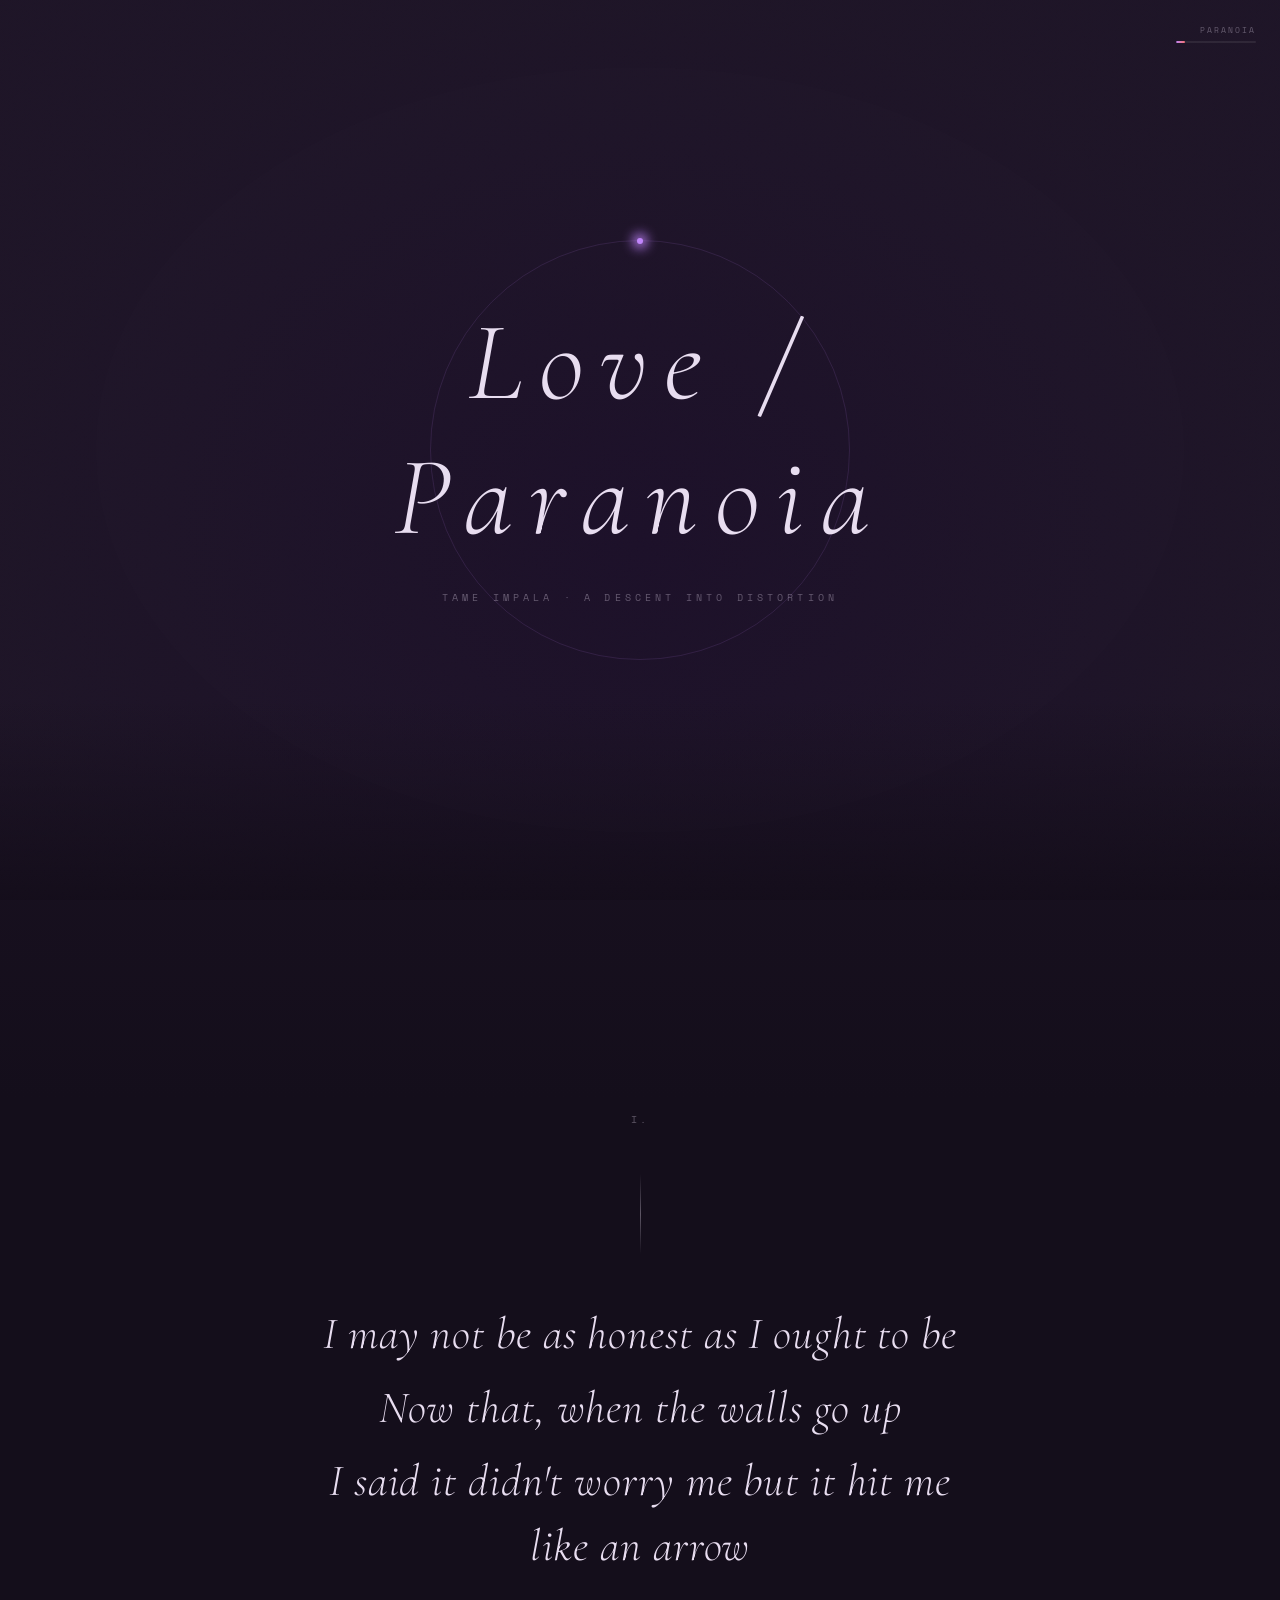
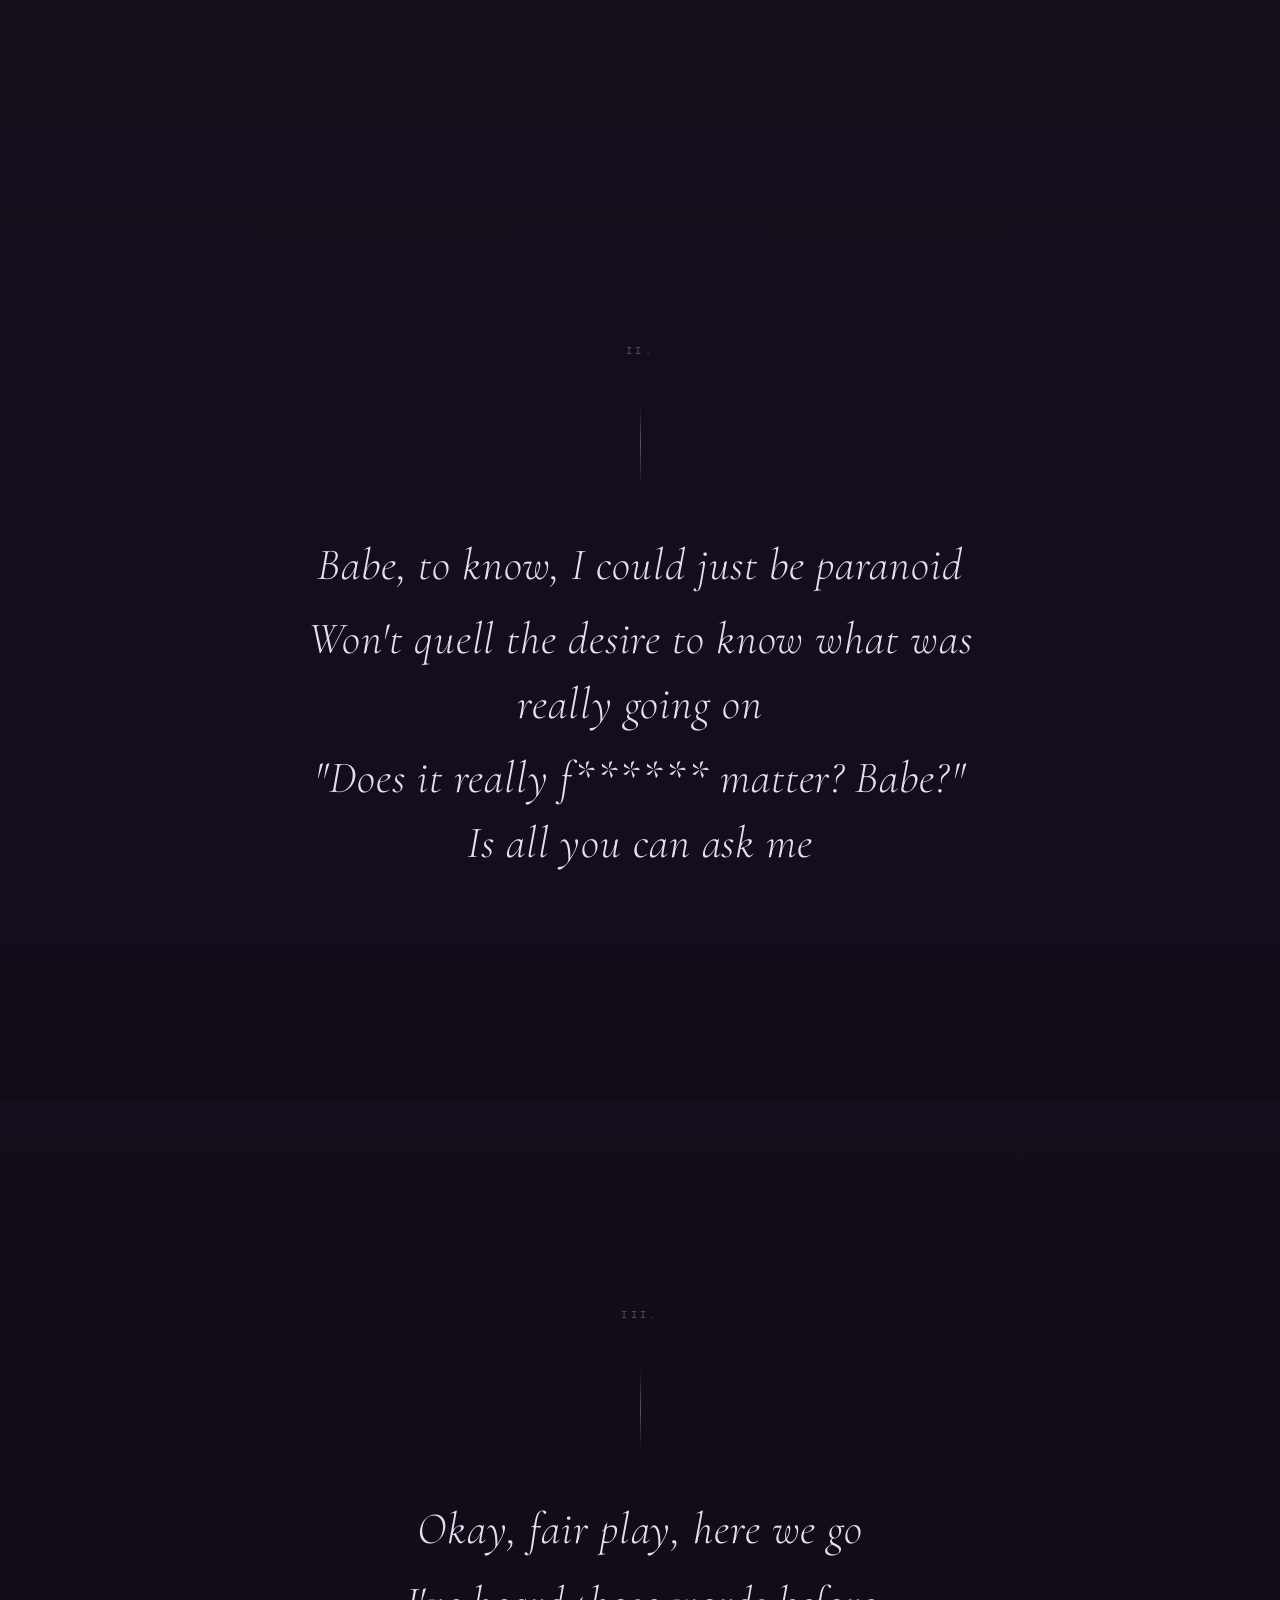
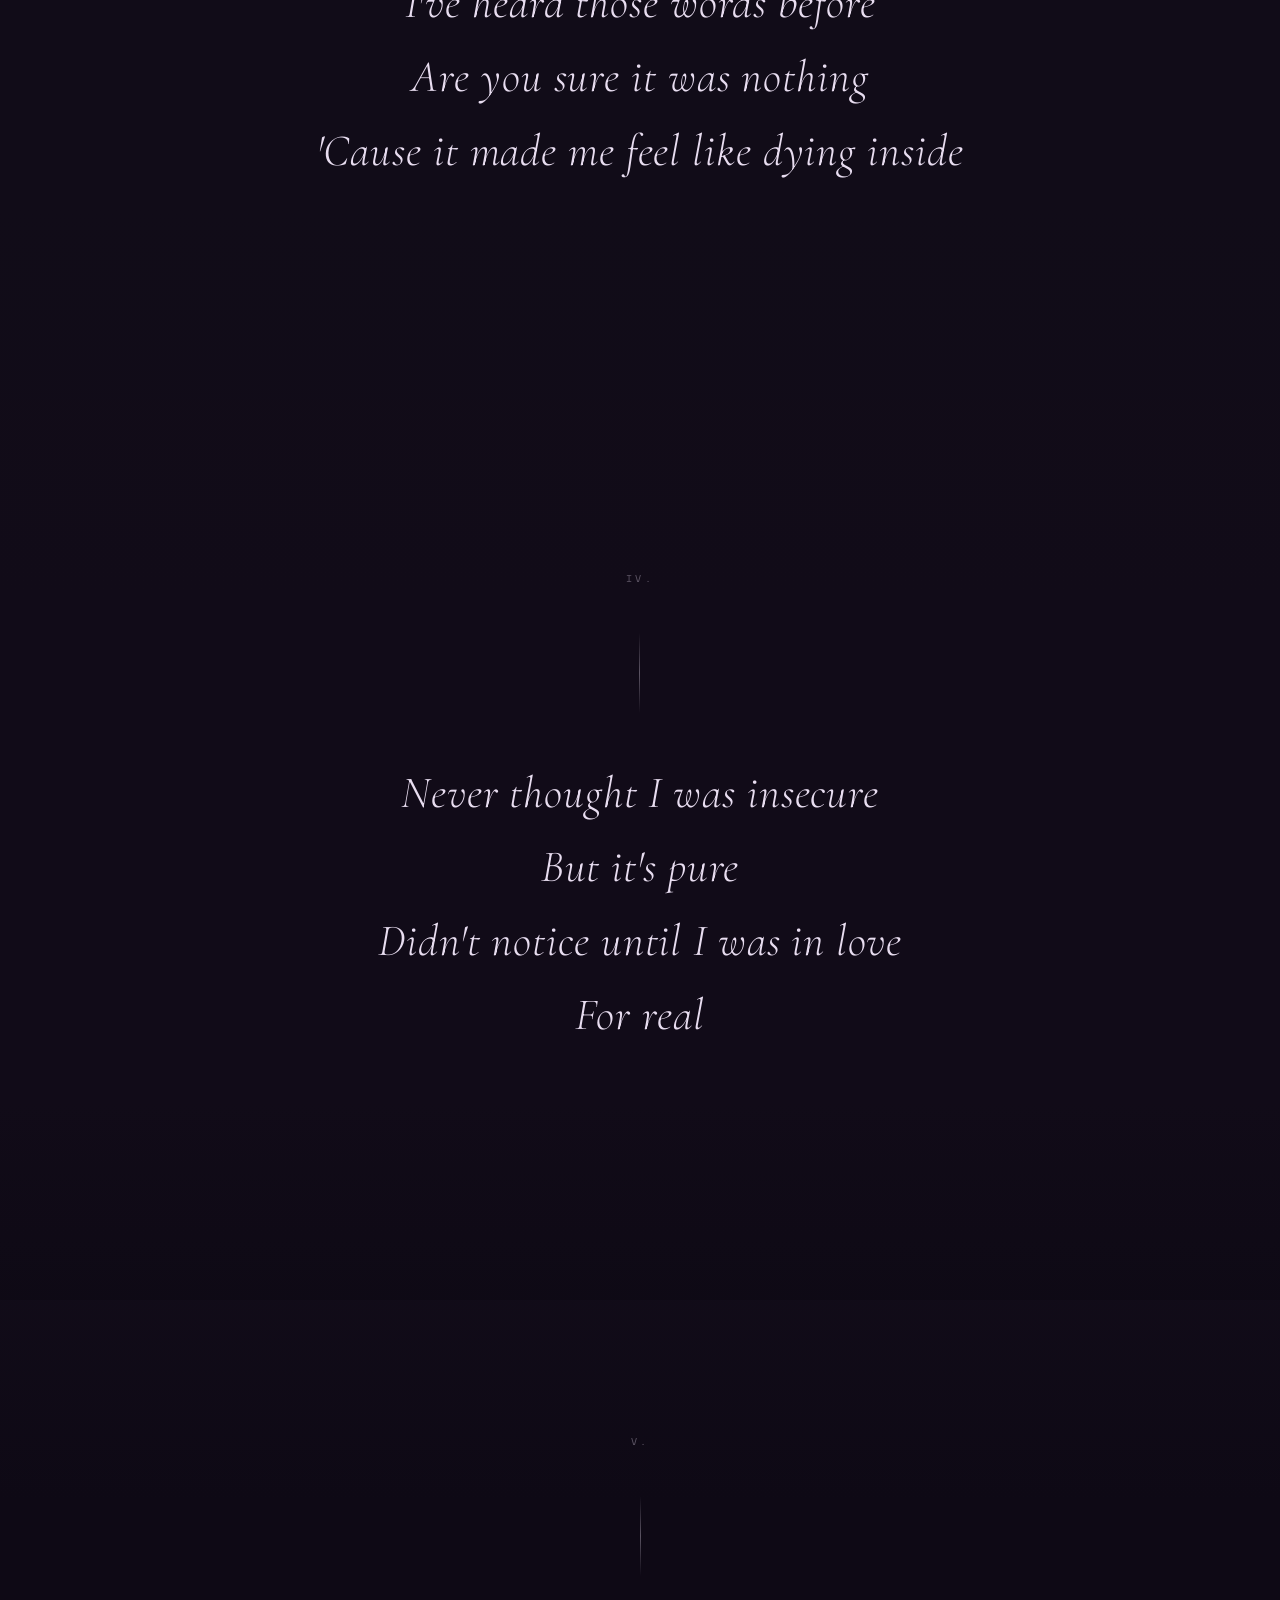
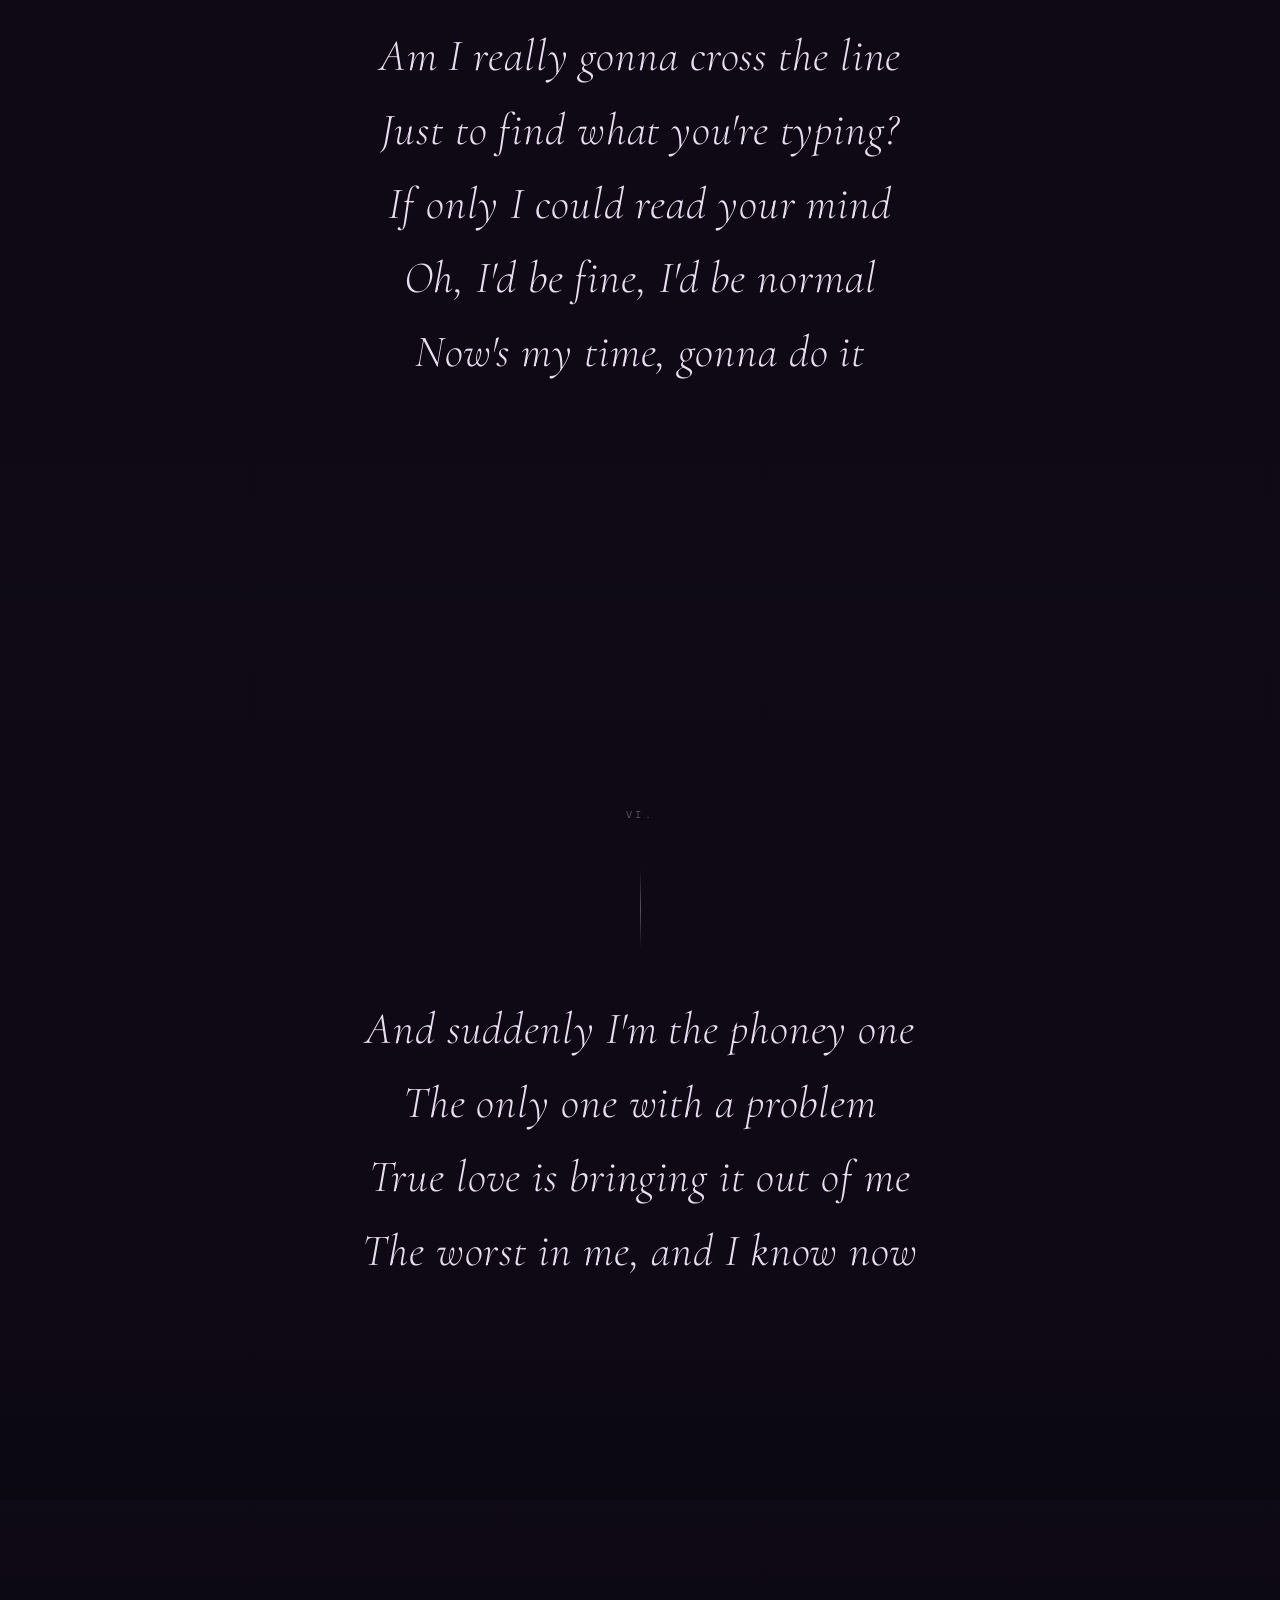
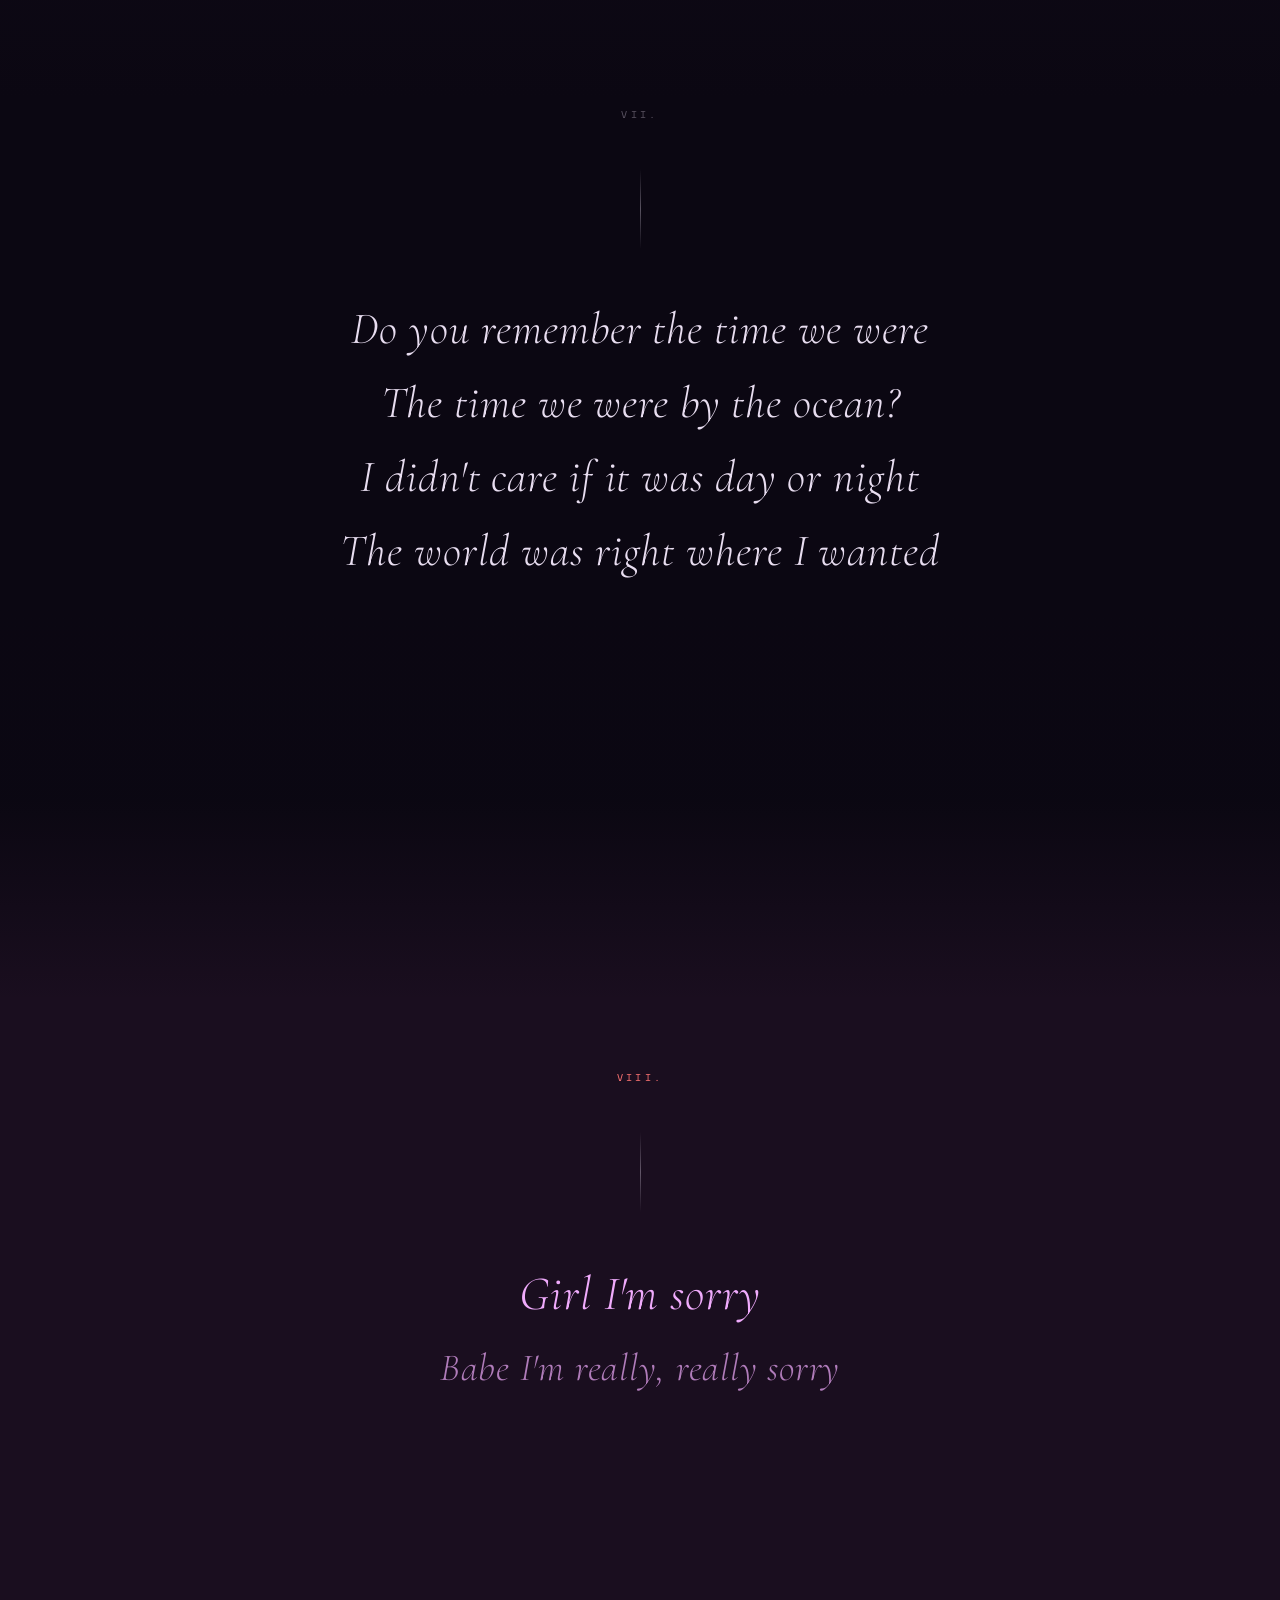
<file: LoveParanoia/index.html>
<!DOCTYPE html>
<html lang="en">
<head>
  <meta charset="UTF-8" />
  <meta name="viewport" content="width=device-width, initial-scale=1.0" />
  <title>Love / Paranoia</title>
<link rel="stylesheet" href="./style.css">
</head>
<body>
 
  <!-- =============================================
       OVERLAYS (noise, vignette, scanlines)
  ============================================= -->
  <div id="noise"></div>
  <div id="vignette"></div>
  <div id="scanlines"></div>
  <div id="red-bleed"></div>
  <div id="fake-cursor"></div>
  <div id="progress-bar"></div>
 
  <!-- Floating paranoid thoughts (populated by JS) -->
  <div id="thoughts-container"></div>
 
  <!-- Paranoia meter (top right) -->
  <div id="meter">
    <div id="meter-label">paranoia</div>
    <div id="meter-track"><div id="meter-fill"></div></div>
  </div>
 
  <!-- Scroll hint -->
  <div id="hint">↓ scroll to descend ↓</div>
 
  <!-- =============================================
       MAIN SCROLL CONTENT
  ============================================= -->
  <div id="scroll-container">
 
    <!-- PANEL 0 · OPENING -->
    <section class="panel" id="opening">
      <div id="orbit"></div>
      <div class="lyric-block">
        <h1 id="title-main" class="glitch-wrap" data-text="Love / Paranoia">Love / Paranoia</h1>
        <p id="title-sub">Tame Impala · a descent into distortion</p>
      </div>
    </section>
 
    <!-- PANEL 1 · ADMISSION — the walls going up, pretending it's fine -->
    <section class="panel" id="panel-1">
      <div class="lyric-block">
        <p class="section-label">i.</p>
        <div class="sep"></div>
 
        <p class="lyric-line" data-original="I may not be as honest as I ought to be"
                              data-distorted="I may not be — I'm not — I never was — honest—">
          I may not be as honest as I ought to be
        </p>
        <p class="lyric-line" data-original="Now that, when the walls go up"
                              data-distorted="The walls — when did they go up — were they always—">
          Now that, when the walls go up
        </p>
        <p class="lyric-line" data-original="I said it didn't worry me but it hit me like an arrow"
                              data-distorted="I said it didn't — but it did — it still does — arrow—">
          I said it didn't worry me but it hit me like an arrow
        </p>
      </div>
    </section>
 
    <!-- PANEL 2 · THE QUESTION SURFACES — "babe, I could just be paranoid" -->
    <section class="panel" id="panel-2">
      <div class="lyric-block">
        <p class="section-label">ii.</p>
        <div class="sep"></div>
 
        <p class="lyric-line" data-original="Babe, to know, I could just be paranoid"
                              data-distorted="I could just be — could I — paranoid — or right—">
          Babe, to know, I could just be paranoid
        </p>
        <p class="lyric-line" data-original="Won't quell the desire to know what was really going on"
                              data-distorted="I need to know — what was really — tell me — what was—">
          Won't quell the desire to know what was really going on
        </p>
        <p class="lyric-line" data-original='"Does it really f****** matter? Babe?" Is all you can ask me'
                              data-distorted='"Does it matter" — it does — it does — why won\'t you say it does—'>
          "Does it really f****** matter? Babe?" Is all you can ask me
        </p>
 
        <!-- First conflict: deflection vs. need -->
        <div class="conflict-pair" id="conflict-1" style="margin-top: 3rem;">
          <div class="conflict-a">you're overthinking</div>
          <div class="conflict-b">they're deflecting</div>
        </div>
      </div>
    </section>
 
    <!-- PANEL 3 · FAIR PLAY — he concedes, but the wound is open -->
    <section class="panel" id="panel-3">
      <div class="lyric-block">
        <p class="section-label">iii.</p>
        <div class="sep"></div>
 
        <p class="lyric-line" data-original="Okay, fair play, here we go"
                              data-distorted="Okay — is it okay — fair — nothing feels fair—">
          Okay, fair play, here we go
        </p>
        <p class="lyric-line" data-original="I've heard those words before"
                              data-distorted="I've heard them — again — always the same — before—">
          I've heard those words before
        </p>
        <p class="lyric-line" data-original="Are you sure it was nothing"
                              data-distorted="Are you sure — sure — nothing — how can nothing feel like this—">
          Are you sure it was nothing
        </p>
        <p class="lyric-line" data-original="'Cause it made me feel like dying inside"
                              data-distorted="It made me feel — dying — inside — still inside—">
          'Cause it made me feel like dying inside
        </p>
 
        <!-- Echo copies of "before" bleeding through -->
        <div class="echo" style="font-size:5rem; top:-1rem; left:-4rem; opacity:0;">before</div>
        <div class="echo" style="font-size:2.5rem; bottom:1rem; right:-2rem; opacity:0;">before</div>
      </div>
    </section>
 
    <!-- PANEL 4 · INSECURITY DISCOVERED — never thought I was, but I am -->
    <section class="panel" id="panel-4">
      <div class="lyric-block">
        <p class="section-label">iv.</p>
        <div class="sep"></div>
 
        <p class="lyric-line" data-original="Never thought I was insecure"
                              data-distorted="Never thought — but I am — I always was — insecure—">
          Never thought I was insecure
        </p>
        <p class="lyric-line" data-original="But it's pure"
                              data-distorted="It's pure — the fear is pure — purer than the love—">
          But it's pure
        </p>
        <p class="lyric-line" data-original="Didn't notice until I was in love"
                              data-distorted="Didn't notice — love revealed it — love broke it open—">
          Didn't notice until I was in love
        </p>
        <p class="lyric-line" data-original="For real"
                              data-distorted="For real — was it real — is any of this real—">
          For real
        </p>
 
        <div class="conflict-pair" id="conflict-2" style="margin-top: 3rem;">
          <div class="conflict-a">love made you vulnerable</div>
          <div class="conflict-b">love made you dangerous</div>
        </div>
      </div>
    </section>
 
    <!-- PANEL 5 · CROSSING THE LINE — the act of sabotage -->
    <section class="panel" id="panel-5">
      <div class="lyric-block">
        <p class="section-label">v.</p>
        <div class="sep"></div>
 
        <p class="lyric-line" data-original="Am I really gonna cross the line"
                              data-distorted="Am I — I already did — the line — I crossed it—">
          Am I really gonna cross the line
        </p>
        <p class="lyric-line" data-original="Just to find what you're typing?"
                              data-distorted="What are you — I have to know — what are you typing—">
          Just to find what you're typing?
        </p>
        <p class="lyric-line" data-original="If only I could read your mind"
                              data-distorted="Read your mind — I'm trying — why won't you let me—">
          If only I could read your mind
        </p>
        <p class="lyric-line" data-original="Oh, I'd be fine, I'd be normal"
                              data-distorted="I'd be fine — I wouldn't — nothing makes this fine—">
          Oh, I'd be fine, I'd be normal
        </p>
        <p class="lyric-line" data-original="Now's my time, gonna do it"
                              data-distorted="Do it — don't — I'm doing it — I can't stop—">
          Now's my time, gonna do it
        </p>
 
        <div class="conflict-pair" id="conflict-3" style="margin-top: 3rem;">
          <div class="conflict-a">don't look</div>
          <div class="conflict-b">you have to look</div>
        </div>
      </div>
    </section>
 
    <!-- PANEL 6 · TRUE LOVE BRINGS OUT THE WORST — the confession -->
    <section class="panel" id="panel-6">
      <div class="lyric-block">
        <p class="section-label">vi.</p>
        <div class="sep"></div>
 
        <p class="lyric-line" data-original="And suddenly I'm the phoney one"
                              data-distorted="Phoney — me — I made myself the villain—">
          And suddenly I'm the phoney one
        </p>
        <p class="lyric-line" data-original="The only one with a problem"
                              data-distorted="Only me — always me — the problem was always me—">
          The only one with a problem
        </p>
        <p class="lyric-line" data-original="True love is bringing it out of me"
                              data-distorted="True love — bringing what out — the worst — it's the worst—">
          True love is bringing it out of me
        </p>
        <p class="lyric-line" data-original="The worst in me, and I know now"
                              data-distorted="The worst — I know — I always knew — I ruined it—">
          The worst in me, and I know now
        </p>
      </div>
    </section>
 
    <!-- PANEL 7 · THE OCEAN — the memory of what was real, before the rot -->
    <section class="panel" id="panel-7">
      <div class="lyric-block">
        <p class="section-label">vii.</p>
        <div class="sep"></div>
 
        <p class="lyric-line" data-original="Do you remember the time we were"
                              data-distorted="Do you remember — do you still — can you—">
          Do you remember the time we were
        </p>
        <p class="lyric-line" data-original="The time we were by the ocean?"
                              data-distorted="The ocean — we were — before all this — the ocean—">
          The time we were by the ocean?
        </p>
        <p class="lyric-line" data-original="I didn't care if it was day or night"
                              data-distorted="Day or night — I didn't — I only cared about you—">
          I didn't care if it was day or night
        </p>
        <p class="lyric-line" data-original="The world was right where I wanted"
                              data-distorted="The world was right — it was right — and I broke it—">
          The world was right where I wanted
        </p>
 
        <!-- Echo of "ocean" bleeding through -->
        <div class="echo" style="font-size:6rem; top:-2rem; right:-3rem; opacity:0;">ocean</div>
        <div class="echo" style="font-size:3rem; bottom:0; left:-2rem; opacity:0;">ocean</div>
      </div>
    </section>
 
    <!-- PANEL 8 · FINAL CHAOS — the hollow apology, the lie -->
    <section class="panel" id="chaos-panel" style="min-height: 120vh; flex-direction: column; gap: 2rem;">
      <div class="lyric-block" style="position: relative; z-index: 5;">
        <p class="section-label" style="opacity:1; color: var(--red);">viii.</p>
        <div class="sep" style="opacity:1;"></div>
 
        <!-- The apology lines — styled to feel performative, not genuine -->
        <p class="lyric-line visible" id="sorry-line-1"
           style="color: var(--accent2); opacity:1; font-size: clamp(1.6rem, 4vw, 3rem);">
          Girl I'm sorry
        </p>
        <p class="lyric-line visible" id="sorry-line-2"
           style="color: var(--accent2); opacity: 0.7; font-size: clamp(1.3rem, 3.5vw, 2.4rem); margin-top: 0.3em;">
          Babe I'm really, really sorry
        </p>
 
        <!-- The doubt underneath — appears after a delay, small, quiet -->
        <p id="doubt-line"
           style="font-family: 'Space Mono', monospace; font-size: 0.62rem; letter-spacing: 0.2em;
                  color: var(--red); opacity: 0; margin-top: 2.5rem;
                  transition: opacity 2s ease 1.5s; text-transform: uppercase;">
          [ he'll do it again, don't fall for it... ]
        </p>
      </div>
 
      <!-- Chaos words are placed by JS across the screen -->
      <div id="chaos-words"></div>
 
      <!-- Reset button -->
      <button id="reset-btn">↑ begin again ↑</button>
    </section>
 
      <!-- Chaos words are placed by JS across the screen -->
      <div id="chaos-words"></div>
 
      <!-- Reset button -->
      <button id="reset-btn">↑ begin again ↑</button>
    </section>
 
  </div><!-- end #scroll-container -->
 
 
  <!-- =============================================
       JAVASCRIPT — Paranoia Engine
       ─────────────────────────────────────────
       paranoiaLevel: 0–100
         0–20:   calm, clean
        20–40:   subtle distortions, hints appear
        40–60:   conflicts visible, text glitches
        60–80:   screen darkens, shakes, echoes
        80–100:  full chaos
  ============================================= -->
<script src="./script.js"></script>
</body>
</html>
</file>
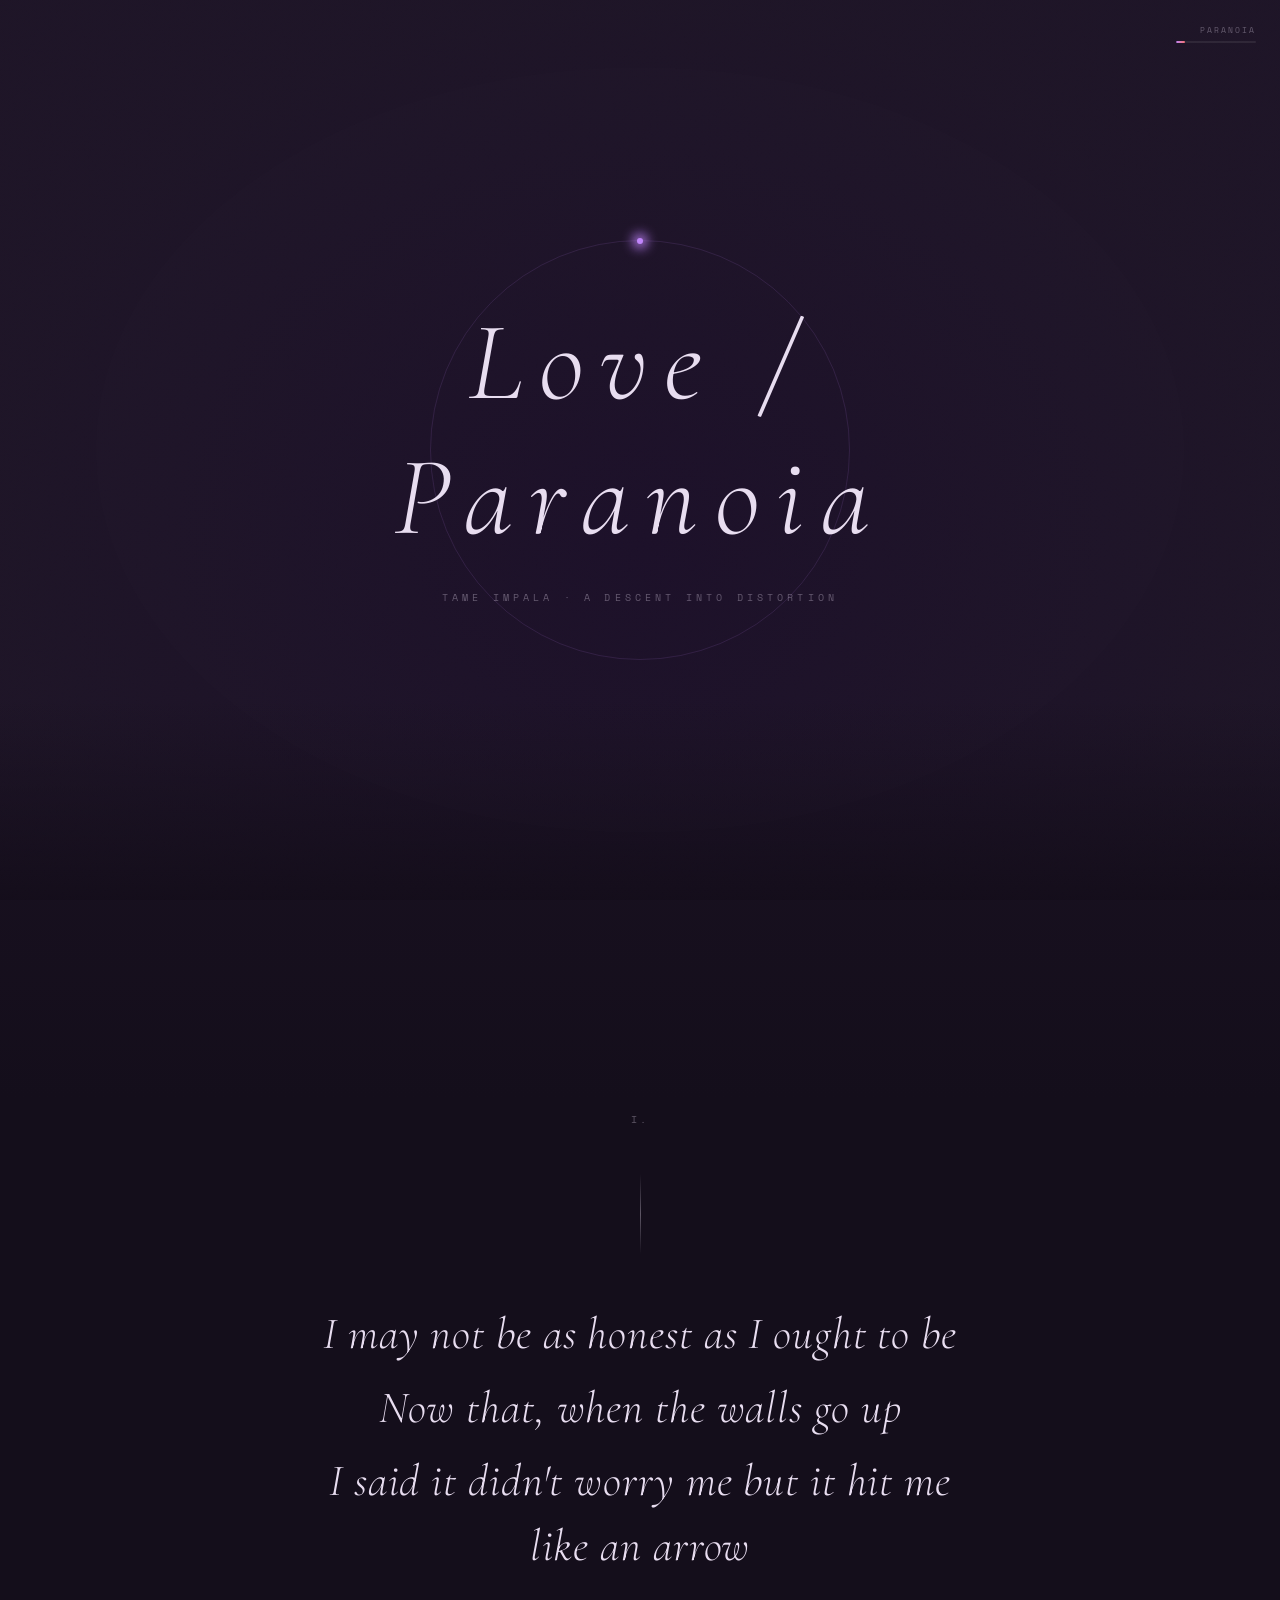
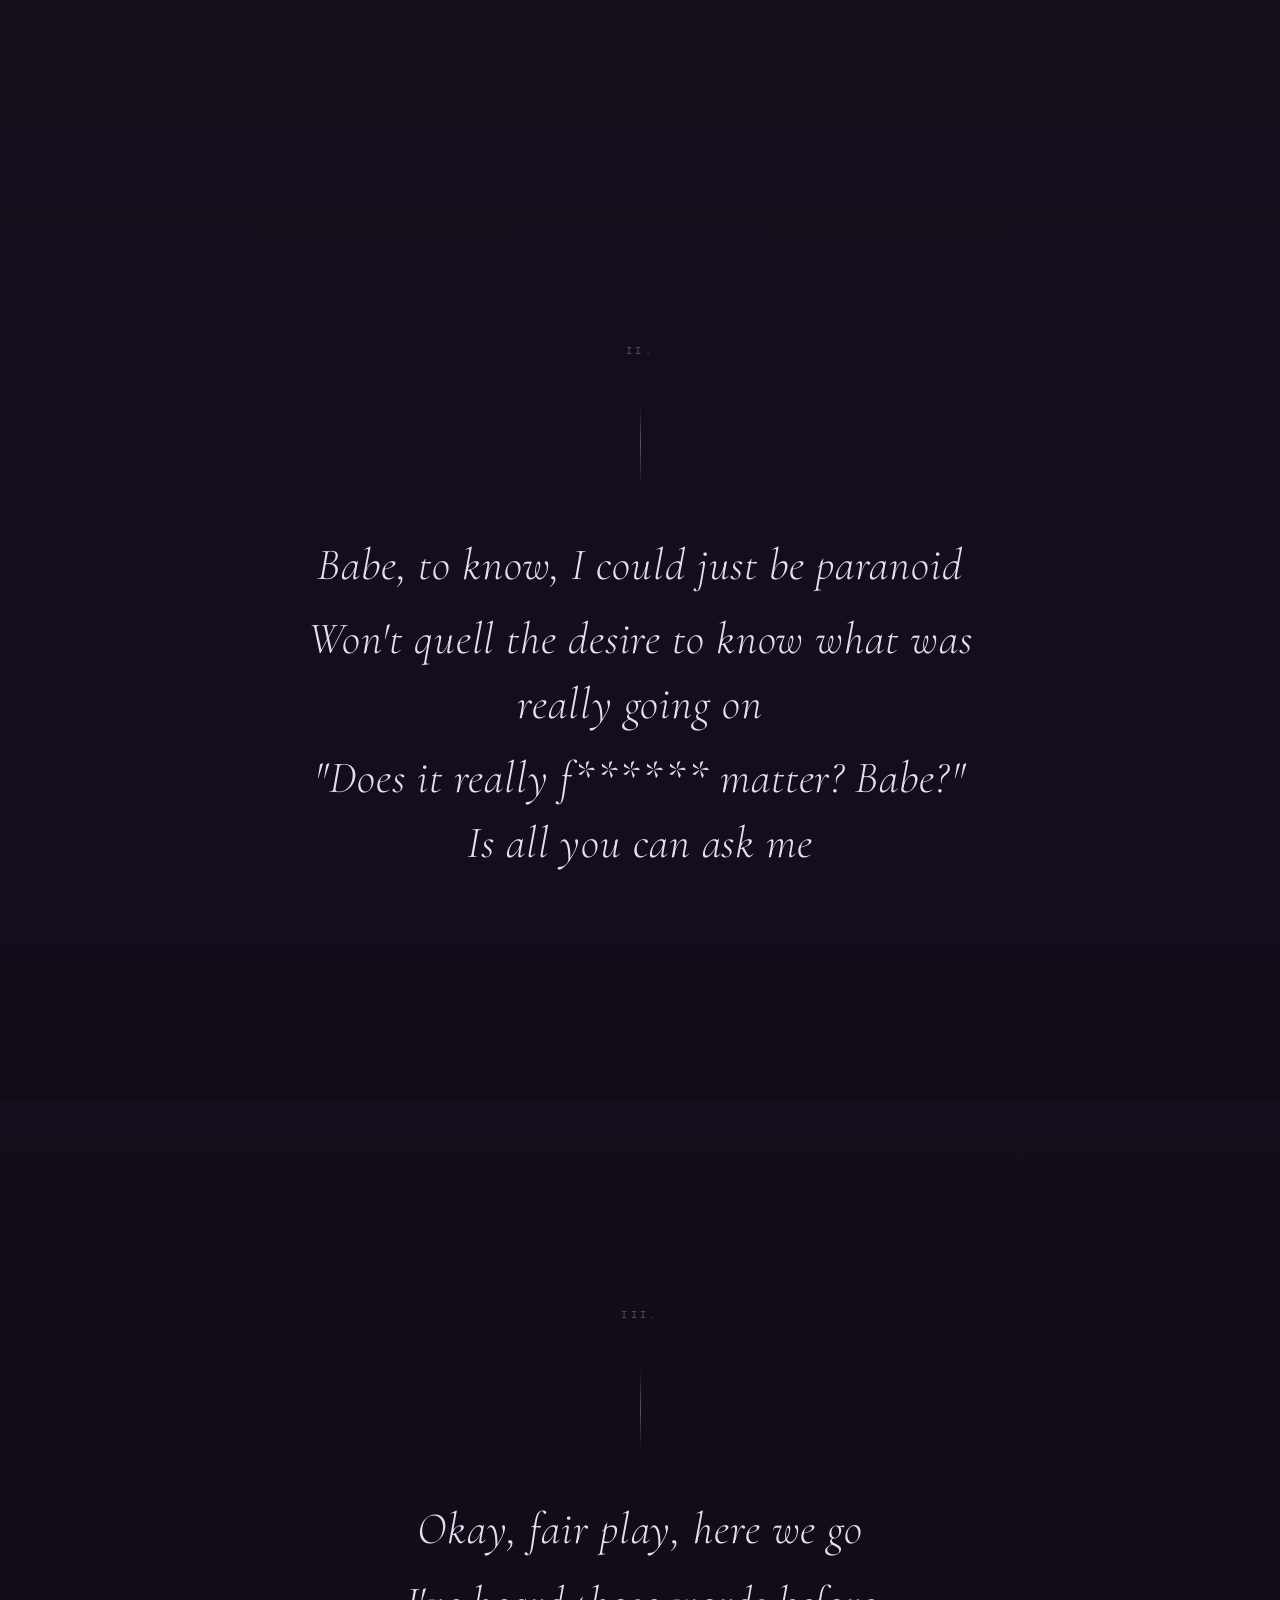
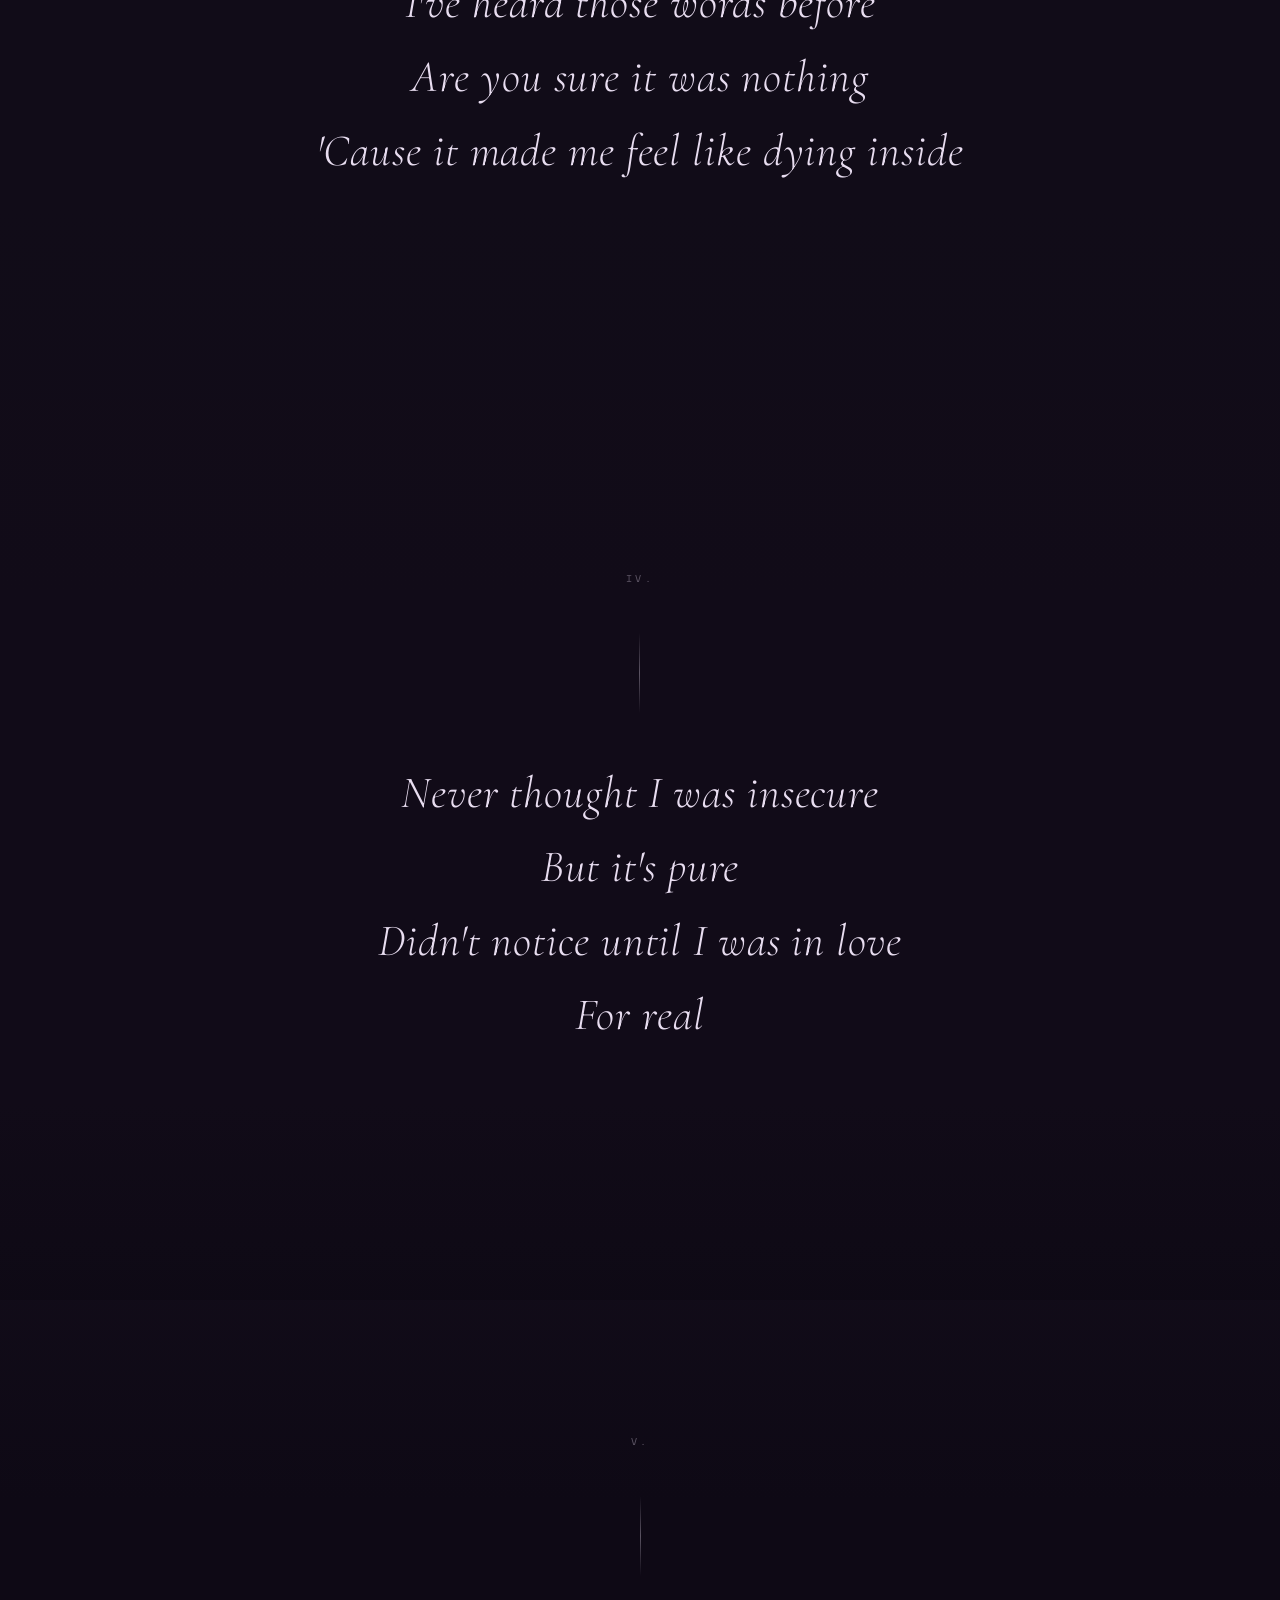
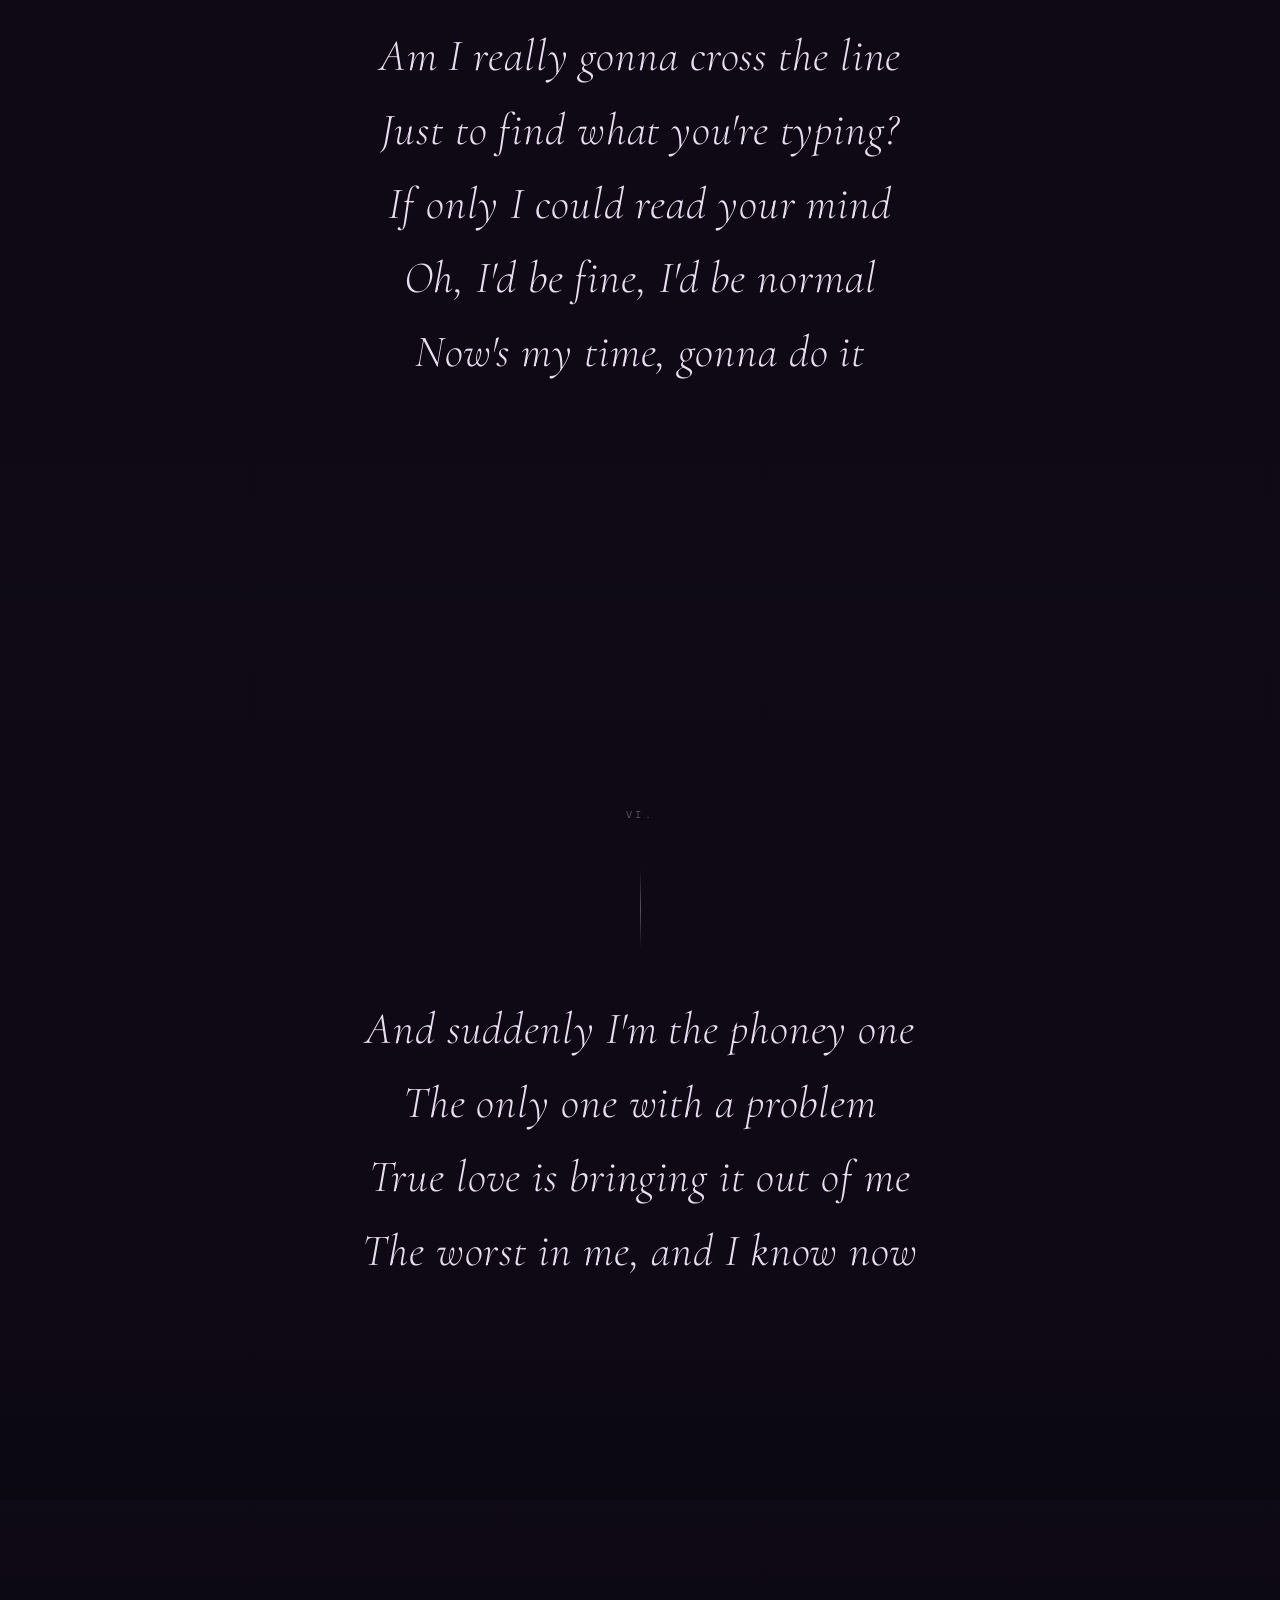
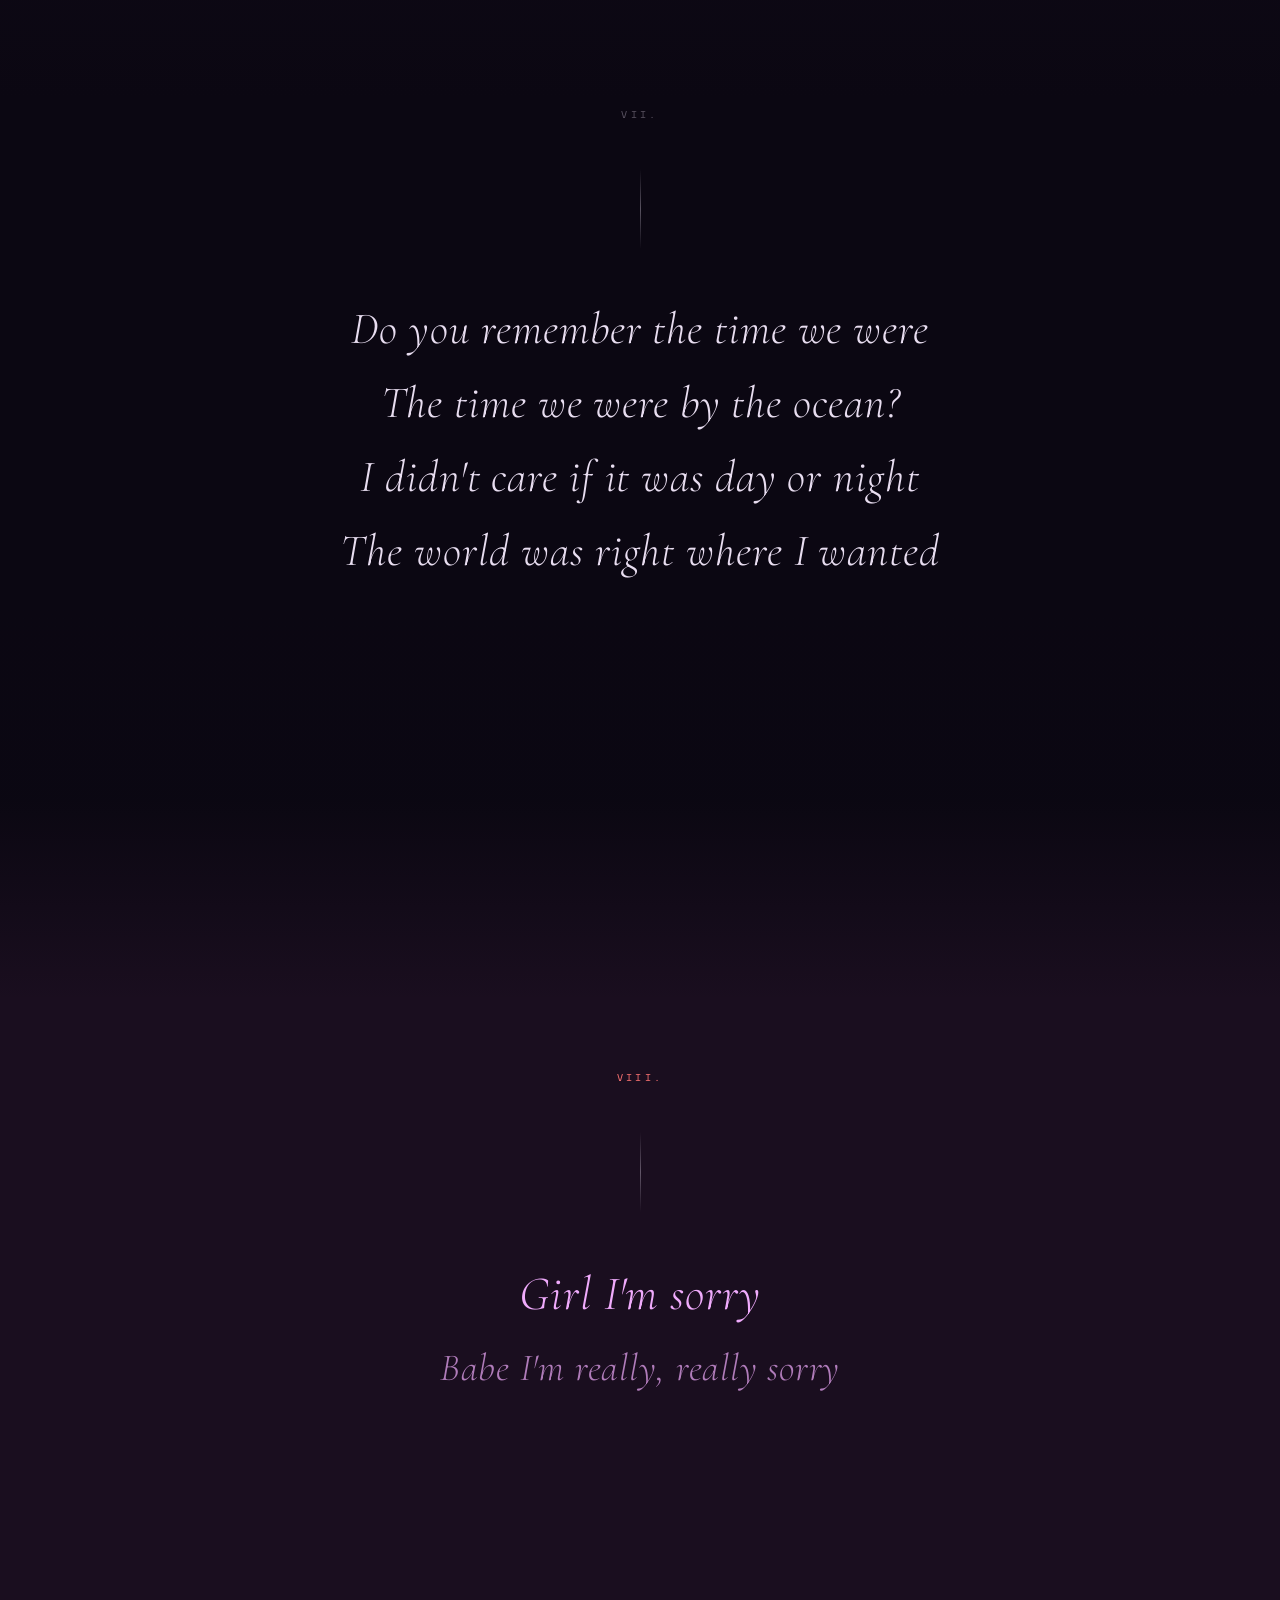
<file: LoveParanoia/loveparanoia.html>
<!DOCTYPE html>
<html lang="en">
<head>
  <meta charset="UTF-8" />
  <meta name="viewport" content="width=device-width, initial-scale=1.0" />
  <title>Love / Paranoia</title>
<link rel="stylesheet" href="./loveparanoia.css">
</head>
<body>
 
  <!-- =============================================
       OVERLAYS (noise, vignette, scanlines)
  ============================================= -->
  <div id="noise"></div>
  <div id="vignette"></div>
  <div id="scanlines"></div>
  <div id="red-bleed"></div>
  <div id="fake-cursor"></div>
  <div id="progress-bar"></div>
 
  <!-- Floating paranoid thoughts (populated by JS) -->
  <div id="thoughts-container"></div>
 
  <!-- Paranoia meter (top right) -->
  <div id="meter">
    <div id="meter-label">paranoia</div>
    <div id="meter-track"><div id="meter-fill"></div></div>
  </div>
 
  <!-- Scroll hint -->
  <div id="hint">↓ scroll to descend ↓</div>
 
  <!-- =============================================
       MAIN SCROLL CONTENT
  ============================================= -->
  <div id="scroll-container">
 
    <!-- PANEL 0 · OPENING -->
    <section class="panel" id="opening">
      <div id="orbit"></div>
      <div class="lyric-block">
        <h1 id="title-main" class="glitch-wrap" data-text="Love / Paranoia">Love / Paranoia</h1>
        <p id="title-sub">Tame Impala · a descent into distortion</p>
      </div>
    </section>
 
    <!-- PANEL 1 · ADMISSION — the walls going up, pretending it's fine -->
    <section class="panel" id="panel-1">
      <div class="lyric-block">
        <p class="section-label">i.</p>
        <div class="sep"></div>
 
        <p class="lyric-line" data-original="I may not be as honest as I ought to be"
                              data-distorted="I may not be — I'm not — I never was — honest—">
          I may not be as honest as I ought to be
        </p>
        <p class="lyric-line" data-original="Now that, when the walls go up"
                              data-distorted="The walls — when did they go up — were they always—">
          Now that, when the walls go up
        </p>
        <p class="lyric-line" data-original="I said it didn't worry me but it hit me like an arrow"
                              data-distorted="I said it didn't — but it did — it still does — arrow—">
          I said it didn't worry me but it hit me like an arrow
        </p>
      </div>
    </section>
 
    <!-- PANEL 2 · THE QUESTION SURFACES — "babe, I could just be paranoid" -->
    <section class="panel" id="panel-2">
      <div class="lyric-block">
        <p class="section-label">ii.</p>
        <div class="sep"></div>
 
        <p class="lyric-line" data-original="Babe, to know, I could just be paranoid"
                              data-distorted="I could just be — could I — paranoid — or right—">
          Babe, to know, I could just be paranoid
        </p>
        <p class="lyric-line" data-original="Won't quell the desire to know what was really going on"
                              data-distorted="I need to know — what was really — tell me — what was—">
          Won't quell the desire to know what was really going on
        </p>
        <p class="lyric-line" data-original='"Does it really f****** matter? Babe?" Is all you can ask me'
                              data-distorted='"Does it matter" — it does — it does — why won\'t you say it does—'>
          "Does it really f****** matter? Babe?" Is all you can ask me
        </p>
 
        <!-- First conflict: deflection vs. need -->
        <div class="conflict-pair" id="conflict-1" style="margin-top: 3rem;">
          <div class="conflict-a">you're overthinking</div>
          <div class="conflict-b">they're deflecting</div>
        </div>
      </div>
    </section>
 
    <!-- PANEL 3 · FAIR PLAY — he concedes, but the wound is open -->
    <section class="panel" id="panel-3">
      <div class="lyric-block">
        <p class="section-label">iii.</p>
        <div class="sep"></div>
 
        <p class="lyric-line" data-original="Okay, fair play, here we go"
                              data-distorted="Okay — is it okay — fair — nothing feels fair—">
          Okay, fair play, here we go
        </p>
        <p class="lyric-line" data-original="I've heard those words before"
                              data-distorted="I've heard them — again — always the same — before—">
          I've heard those words before
        </p>
        <p class="lyric-line" data-original="Are you sure it was nothing"
                              data-distorted="Are you sure — sure — nothing — how can nothing feel like this—">
          Are you sure it was nothing
        </p>
        <p class="lyric-line" data-original="'Cause it made me feel like dying inside"
                              data-distorted="It made me feel — dying — inside — still inside—">
          'Cause it made me feel like dying inside
        </p>
 
        <!-- Echo copies of "before" bleeding through -->
        <div class="echo" style="font-size:5rem; top:-1rem; left:-4rem; opacity:0;">before</div>
        <div class="echo" style="font-size:2.5rem; bottom:1rem; right:-2rem; opacity:0;">before</div>
      </div>
    </section>
 
    <!-- PANEL 4 · INSECURITY DISCOVERED — never thought I was, but I am -->
    <section class="panel" id="panel-4">
      <div class="lyric-block">
        <p class="section-label">iv.</p>
        <div class="sep"></div>
 
        <p class="lyric-line" data-original="Never thought I was insecure"
                              data-distorted="Never thought — but I am — I always was — insecure—">
          Never thought I was insecure
        </p>
        <p class="lyric-line" data-original="But it's pure"
                              data-distorted="It's pure — the fear is pure — purer than the love—">
          But it's pure
        </p>
        <p class="lyric-line" data-original="Didn't notice until I was in love"
                              data-distorted="Didn't notice — love revealed it — love broke it open—">
          Didn't notice until I was in love
        </p>
        <p class="lyric-line" data-original="For real"
                              data-distorted="For real — was it real — is any of this real—">
          For real
        </p>
 
        <div class="conflict-pair" id="conflict-2" style="margin-top: 3rem;">
          <div class="conflict-a">love made you vulnerable</div>
          <div class="conflict-b">love made you dangerous</div>
        </div>
      </div>
    </section>
 
    <!-- PANEL 5 · CROSSING THE LINE — the act of sabotage -->
    <section class="panel" id="panel-5">
      <div class="lyric-block">
        <p class="section-label">v.</p>
        <div class="sep"></div>
 
        <p class="lyric-line" data-original="Am I really gonna cross the line"
                              data-distorted="Am I — I already did — the line — I crossed it—">
          Am I really gonna cross the line
        </p>
        <p class="lyric-line" data-original="Just to find what you're typing?"
                              data-distorted="What are you — I have to know — what are you typing—">
          Just to find what you're typing?
        </p>
        <p class="lyric-line" data-original="If only I could read your mind"
                              data-distorted="Read your mind — I'm trying — why won't you let me—">
          If only I could read your mind
        </p>
        <p class="lyric-line" data-original="Oh, I'd be fine, I'd be normal"
                              data-distorted="I'd be fine — I wouldn't — nothing makes this fine—">
          Oh, I'd be fine, I'd be normal
        </p>
        <p class="lyric-line" data-original="Now's my time, gonna do it"
                              data-distorted="Do it — don't — I'm doing it — I can't stop—">
          Now's my time, gonna do it
        </p>
 
        <div class="conflict-pair" id="conflict-3" style="margin-top: 3rem;">
          <div class="conflict-a">don't look</div>
          <div class="conflict-b">you have to look</div>
        </div>
      </div>
    </section>
 
    <!-- PANEL 6 · TRUE LOVE BRINGS OUT THE WORST — the confession -->
    <section class="panel" id="panel-6">
      <div class="lyric-block">
        <p class="section-label">vi.</p>
        <div class="sep"></div>
 
        <p class="lyric-line" data-original="And suddenly I'm the phoney one"
                              data-distorted="Phoney — me — I made myself the villain—">
          And suddenly I'm the phoney one
        </p>
        <p class="lyric-line" data-original="The only one with a problem"
                              data-distorted="Only me — always me — the problem was always me—">
          The only one with a problem
        </p>
        <p class="lyric-line" data-original="True love is bringing it out of me"
                              data-distorted="True love — bringing what out — the worst — it's the worst—">
          True love is bringing it out of me
        </p>
        <p class="lyric-line" data-original="The worst in me, and I know now"
                              data-distorted="The worst — I know — I always knew — I ruined it—">
          The worst in me, and I know now
        </p>
      </div>
    </section>
 
    <!-- PANEL 7 · THE OCEAN — the memory of what was real, before the rot -->
    <section class="panel" id="panel-7">
      <div class="lyric-block">
        <p class="section-label">vii.</p>
        <div class="sep"></div>
 
        <p class="lyric-line" data-original="Do you remember the time we were"
                              data-distorted="Do you remember — do you still — can you—">
          Do you remember the time we were
        </p>
        <p class="lyric-line" data-original="The time we were by the ocean?"
                              data-distorted="The ocean — we were — before all this — the ocean—">
          The time we were by the ocean?
        </p>
        <p class="lyric-line" data-original="I didn't care if it was day or night"
                              data-distorted="Day or night — I didn't — I only cared about you—">
          I didn't care if it was day or night
        </p>
        <p class="lyric-line" data-original="The world was right where I wanted"
                              data-distorted="The world was right — it was right — and I broke it—">
          The world was right where I wanted
        </p>
 
        <!-- Echo of "ocean" bleeding through -->
        <div class="echo" style="font-size:6rem; top:-2rem; right:-3rem; opacity:0;">ocean</div>
        <div class="echo" style="font-size:3rem; bottom:0; left:-2rem; opacity:0;">ocean</div>
      </div>
    </section>
 
    <!-- PANEL 8 · FINAL CHAOS — the hollow apology, the lie -->
    <section class="panel" id="chaos-panel" style="min-height: 120vh; flex-direction: column; gap: 2rem;">
      <div class="lyric-block" style="position: relative; z-index: 5;">
        <p class="section-label" style="opacity:1; color: var(--red);">viii.</p>
        <div class="sep" style="opacity:1;"></div>
 
        <!-- The apology lines — styled to feel performative, not genuine -->
        <p class="lyric-line visible" id="sorry-line-1"
           style="color: var(--accent2); opacity:1; font-size: clamp(1.6rem, 4vw, 3rem);">
          Girl I'm sorry
        </p>
        <p class="lyric-line visible" id="sorry-line-2"
           style="color: var(--accent2); opacity: 0.7; font-size: clamp(1.3rem, 3.5vw, 2.4rem); margin-top: 0.3em;">
          Babe I'm really, really sorry
        </p>
 
        <!-- The doubt underneath — appears after a delay, small, quiet -->
        <p id="doubt-line"
           style="font-family: 'Space Mono', monospace; font-size: 0.62rem; letter-spacing: 0.2em;
                  color: var(--red); opacity: 0; margin-top: 2.5rem;
                  transition: opacity 2s ease 1.5s; text-transform: uppercase;">
          [ he'll do it again, don't fall for it... ]
        </p>
      </div>
 
      <!-- Chaos words are placed by JS across the screen -->
      <div id="chaos-words"></div>
 
      <!-- Reset button -->
      <button id="reset-btn">↑ begin again ↑</button>
    </section>
 
      <!-- Chaos words are placed by JS across the screen -->
      <div id="chaos-words"></div>
 
      <!-- Reset button -->
      <button id="reset-btn">↑ begin again ↑</button>
    </section>
 
  </div><!-- end #scroll-container -->
 
 
  <!-- =============================================
       JAVASCRIPT — Paranoia Engine
       ─────────────────────────────────────────
       paranoiaLevel: 0–100
         0–20:   calm, clean
        20–40:   subtle distortions, hints appear
        40–60:   conflicts visible, text glitches
        60–80:   screen darkens, shakes, echoes
        80–100:  full chaos
  ============================================= -->
<script src="./loveparanoia.js"></script>
</body>
</html>
</file>
<file: LoveParanoia/style.css>
/* =============================================
       FONTS & RESET
    ============================================= */
    @import url('https://fonts.googleapis.com/css2?family=Cormorant+Garamond:ital,wght@0,300;0,400;1,300;1,400&family=Space+Mono:ital@0;1&display=swap');
 
    *, *::before, *::after {
      box-sizing: border-box;
      margin: 0;
      padding: 0;
    }
 
    /* =============================================
       CSS VARIABLES — color palette & timing
       All visual changes trace back to these.
    ============================================= */
    :root {
      --bg:        #0d0a14;         /* deep space violet-black */
      --bg-warm:   #1a0e1f;
      --text:      #e8ddf0;
      --accent:    #c084fc;         /* lavender */
      --accent2:   #f0abfc;
      --red:       #f87171;
      --dim:       rgba(232,221,240,0.35);
      --blur:      0px;
      --hue-rot:   0deg;
      --shake-x:   0px;
      --shake-y:   0px;
      --glitch-op: 0;
      --noise-op:  0.04;
      --vignette:  rgba(0,0,0,0.0);
    }
 
    /* =============================================
       BODY & FULL-PAGE SETUP
    ============================================= */
    html { scroll-behavior: auto; }
 
    body {
      background-color: var(--bg);
      color: var(--text);
      font-family: 'Cormorant Garamond', serif;
      font-weight: 300;
      overflow-x: hidden;
      cursor: default;
      transition:
        background-color 1.5s ease,
        filter 0.4s ease;
    }
 
    /* =============================================
       NOISE OVERLAY — grain texture that intensifies
    ============================================= */
    #noise {
      position: fixed;
      inset: 0;
      pointer-events: none;
      z-index: 999;
      opacity: var(--noise-op);
      background-image: url("data:image/svg+xml,%3Csvg viewBox='0 0 256 256' xmlns='http://www.w3.org/2000/svg'%3E%3Cfilter id='n'%3E%3CfeTurbulence type='fractalNoise' baseFrequency='0.9' numOctaves='4' stitchTiles='stitch'/%3E%3C/filter%3E%3Crect width='100%25' height='100%25' filter='url(%23n)'/%3E%3C/svg%3E");
      background-repeat: repeat;
      background-size: 200px 200px;
      mix-blend-mode: overlay;
      transition: opacity 2s ease;
    }
 
    /* =============================================
       VIGNETTE OVERLAY — darkens edges at high paranoia
    ============================================= */
    #vignette {
      position: fixed;
      inset: 0;
      pointer-events: none;
      z-index: 998;
      background: radial-gradient(ellipse at center,
        transparent 40%,
        var(--vignette) 100%
      );
      transition: background 1.5s ease;
    }
 
    /* =============================================
       SCANLINE OVERLAY — CRT flicker effect
    ============================================= */
    #scanlines {
      position: fixed;
      inset: 0;
      pointer-events: none;
      z-index: 997;
      opacity: 0;
      background: repeating-linear-gradient(
        0deg,
        transparent,
        transparent 2px,
        rgba(0,0,0,0.07) 2px,
        rgba(0,0,0,0.07) 4px
      );
      transition: opacity 2s ease;
    }
 
    /* =============================================
       SCROLL PROGRESS BAR — subtle, not intrusive
    ============================================= */
    #progress-bar {
      position: fixed;
      top: 0; left: 0;
      height: 2px;
      width: 0%;
      background: linear-gradient(90deg, var(--accent), var(--accent2));
      z-index: 1000;
      transition: width 0.1s linear, opacity 1s ease;
    }
 
    /* =============================================
       INSTRUCTION HINT — fades out early on
    ============================================= */
    #hint {
      position: fixed;
      bottom: 2rem;
      left: 50%;
      transform: translateX(-50%);
      font-family: 'Space Mono', monospace;
      font-size: 0.65rem;
      letter-spacing: 0.2em;
      color: var(--dim);
      z-index: 100;
      opacity: 1;
      transition: opacity 2s ease;
      text-transform: uppercase;
    }
 
    /* =============================================
       MAIN SCROLL CONTAINER
       Each .panel is a full-screen section
    ============================================= */
    #scroll-container {
      position: relative;
    }
 
    .panel {
      min-height: 100vh;
      display: flex;
      flex-direction: column;
      align-items: center;
      justify-content: center;
      padding: 6rem 2rem;
      position: relative;
      overflow: hidden;
    }
 
    /*
      Each panel has its own background, darkening as you descend.
      ::before fades FROM the panel above; ::after bleeds INTO the next.
      Together they create a seamless sink rather than hard cuts.
    */
    #opening     { background: hsl(270, 32%, 9%); }
    #panel-1     { background: hsl(270, 33%, 8%); }
    #panel-2     { background: hsl(270, 34%, 8%); }
    #panel-3     { background: hsl(268, 35%, 7%); }
    #panel-4     { background: hsl(266, 36%, 7%); }
    #panel-5     { background: hsl(264, 38%, 6%); }
    #panel-6     { background: hsl(262, 40%, 6%); }
    #panel-7     { background: hsl(260, 42%, 5%); }
    #chaos-panel { background: hsl(258, 44%, 5%); }
 
    .panel::before,
    .panel::after {
      content: '';
      position: absolute;
      left: 0; right: 0;
      height: 200px;
      pointer-events: none;
      z-index: 1;
    }
 
    /* Top fade — blends from the panel above */
    #panel-1::before     { top: 0; background: linear-gradient(to bottom, hsl(270,32%,9%),  transparent); }
    #panel-2::before     { top: 0; background: linear-gradient(to bottom, hsl(270,33%,8%),  transparent); }
    #panel-3::before     { top: 0; background: linear-gradient(to bottom, hsl(270,34%,8%),  transparent); }
    #panel-4::before     { top: 0; background: linear-gradient(to bottom, hsl(268,35%,7%),  transparent); }
    #panel-5::before     { top: 0; background: linear-gradient(to bottom, hsl(266,36%,7%),  transparent); }
    #panel-6::before     { top: 0; background: linear-gradient(to bottom, hsl(264,38%,6%),  transparent); }
    #panel-7::before     { top: 0; background: linear-gradient(to bottom, hsl(262,40%,6%),  transparent); }
    #chaos-panel::before { top: 0; background: linear-gradient(to bottom, hsl(260,42%,5%),  transparent); }
 
    /* Bottom fade — bleeds into the next panel */
    #opening::after  { bottom: 0; background: linear-gradient(to bottom, transparent, hsl(270,33%,8%)); }
    #panel-1::after  { bottom: 0; background: linear-gradient(to bottom, transparent, hsl(270,34%,8%)); }
    #panel-2::after  { bottom: 0; background: linear-gradient(to bottom, transparent, hsl(268,35%,7%)); }
    #panel-3::after  { bottom: 0; background: linear-gradient(to bottom, transparent, hsl(266,36%,7%)); }
    #panel-4::after  { bottom: 0; background: linear-gradient(to bottom, transparent, hsl(264,38%,6%)); }
    #panel-5::after  { bottom: 0; background: linear-gradient(to bottom, transparent, hsl(262,40%,6%)); }
    #panel-6::after  { bottom: 0; background: linear-gradient(to bottom, transparent, hsl(260,42%,5%)); }
    #panel-7::after  { bottom: 0; background: linear-gradient(to bottom, transparent, hsl(258,44%,5%)); }
 
    /* =============================================
       LYRIC BLOCKS — the core text units
    ============================================= */
    .lyric-block {
      text-align: center;
      max-width: 680px;
      position: relative;
      z-index: 2;
    }
 
    .lyric-line {
      font-size: clamp(1.6rem, 4vw, 2.8rem);
      font-weight: 300;
      font-style: italic;
      line-height: 1.45;
      letter-spacing: 0.02em;
      color: var(--text);
      opacity: 0;                          /* revealed by IntersectionObserver */
      transform: translateY(18px);
      transition:
        opacity 1.2s ease,
        transform 1.2s ease,
        color 1s ease,
        letter-spacing 1s ease,
        filter 0.6s ease;
      margin-bottom: 0.2em;
    }
 
    .lyric-line.visible {
      opacity: 1;
      transform: translateY(0);
    }
 
    /* Small label above a lyric block */
    .section-label {
      font-family: 'Space Mono', monospace;
      font-size: 0.6rem;
      letter-spacing: 0.35em;
      text-transform: uppercase;
      color: var(--dim);
      margin-bottom: 2rem;
      opacity: 0;
      transition: opacity 1s ease 0.3s;
    }
    .section-label.visible { opacity: 1; }
 
    /* =============================================
       PARANOIA THOUGHT BUBBLES
       Appear at medium-high paranoia, float around
    ============================================= */
    .thought {
      position: fixed;
      font-family: 'Space Mono', monospace;
      font-size: 0.7rem;
      color: var(--accent);
      opacity: 0;
      pointer-events: none;
      z-index: 50;
      transition: opacity 1.2s ease;
      white-space: nowrap;
      letter-spacing: 0.05em;
    }
    .thought.active { opacity: 0.55; }
 
    /* =============================================
       CONFLICTING PHRASE PAIR
       Two contradictory thoughts that appear simultaneously
    ============================================= */
    .conflict-pair {
      display: flex;
      gap: 4rem;
      flex-wrap: wrap;
      justify-content: center;
      margin-top: 2rem;
    }
 
    .conflict-a, .conflict-b {
      font-family: 'Space Mono', monospace;
      font-size: 0.75rem;
      letter-spacing: 0.08em;
      padding: 0.6em 1.2em;
      border: 1px solid;
      opacity: 0;
      transform: scale(0.9);
      transition: opacity 1s ease, transform 1s ease;
    }
    .conflict-a {
      color: var(--accent2);
      border-color: var(--accent2);
    }
    .conflict-b {
      color: var(--red);
      border-color: var(--red);
    }
    .conflict-a.visible, .conflict-b.visible {
      opacity: 1;
      transform: scale(1);
    }
 
    /* =============================================
       GLITCH TEXT EFFECT — CSS-only letter shift
    ============================================= */
    @keyframes glitch-shift {
      0%   { clip-path: inset(0 0 95% 0); transform: translate(-3px, 0); }
      20%  { clip-path: inset(30% 0 60% 0); transform: translate(3px, 0); }
      40%  { clip-path: inset(60% 0 20% 0); transform: translate(-2px, 0); }
      60%  { clip-path: inset(80% 0 5% 0); transform: translate(2px, 0); }
      80%  { clip-path: inset(10% 0 80% 0); transform: translate(-1px, 0); }
      100% { clip-path: inset(0 0 95% 0); transform: translate(0); }
    }
 
    .glitch-wrap {
      position: relative;
      display: inline-block;
    }
 
    /* The ::before and ::after are glitch ghost copies */
    .glitch-wrap::before,
    .glitch-wrap::after {
      content: attr(data-text);
      position: absolute;
      inset: 0;
      opacity: var(--glitch-op);
      font-style: italic;
    }
    .glitch-wrap::before {
      color: var(--accent);
      animation: glitch-shift 2.3s infinite linear;
    }
    .glitch-wrap::after {
      color: var(--red);
      animation: glitch-shift 3.1s infinite linear reverse;
    }
 
    /* =============================================
       SHAKE ANIMATION — body trembles at peak paranoia
    ============================================= */
    @keyframes tremble {
      0%   { transform: translate(0, 0); }
      20%  { transform: translate(var(--shake-x), var(--shake-y)); }
      40%  { transform: translate(calc(var(--shake-x) * -1), calc(var(--shake-y) * 0.5)); }
      60%  { transform: translate(calc(var(--shake-x) * 0.5), var(--shake-y)); }
      80%  { transform: translate(var(--shake-x), calc(var(--shake-y) * -1)); }
      100% { transform: translate(0, 0); }
    }
 
    body.trembling {
      animation: tremble 0.18s infinite ease-in-out;
    }
 
    /* =============================================
       ECHO TEXT — duplicated ghost lines behind main text
    ============================================= */
    .echo {
      position: absolute;
      font-family: 'Cormorant Garamond', serif;
      font-style: italic;
      font-weight: 300;
      color: var(--accent);
      opacity: 0;
      pointer-events: none;
      white-space: nowrap;
      transition: opacity 2s ease;
    }
    .echo.active { opacity: 0.08; }
 
    /* =============================================
       FINAL CHAOS PANEL — everything breaks apart
    ============================================= */
    #chaos-panel {
      background: var(--bg-warm);
      position: relative;
    }
 
    .chaos-word {
      position: absolute;
      font-family: 'Cormorant Garamond', serif;
      font-style: italic;
      color: var(--text);
      opacity: 0;
      pointer-events: none;
      transition: opacity 1.5s ease;
      line-height: 1;
    }
    .chaos-word.visible { opacity: 1; }
 
    /* =============================================
       RESET BUTTON — appears after chaos
    ============================================= */
    #reset-btn {
      font-family: 'Space Mono', monospace;
      font-size: 0.65rem;
      letter-spacing: 0.3em;
      text-transform: uppercase;
      color: var(--dim);
      background: none;
      border: 1px solid var(--dim);
      padding: 0.6em 1.6em;
      cursor: pointer;
      opacity: 0;
      transition: opacity 1s ease, color 0.3s, border-color 0.3s;
      margin-top: 4rem;
      position: relative;
      z-index: 10;
    }
    #reset-btn:hover {
      color: var(--text);
      border-color: var(--text);
    }
    #reset-btn.visible { opacity: 1; }
 
    /* =============================================
       SEPARATOR LINE — elegant horizontal rule
    ============================================= */
    .sep {
      width: 1px;
      height: 80px;
      background: linear-gradient(to bottom, transparent, var(--dim), transparent);
      margin: 3rem auto;
      opacity: 0;
      transition: opacity 1s ease 0.5s;
    }
    .sep.visible { opacity: 1; }
 
    /* =============================================
       OPENING TITLE
    ============================================= */
    #opening {
      background: radial-gradient(ellipse at 50% 60%,
        #1c1029 0%, var(--bg) 70%);
    }
 
    #title-main {
      font-size: clamp(3rem, 9vw, 7rem);
      font-weight: 300;
      letter-spacing: 0.15em;
      font-style: italic;
      color: var(--text);
      opacity: 0;
      transform: translateY(20px);
      transition: opacity 1.8s ease 0.3s, transform 1.8s ease 0.3s;
      text-align: center;
    }
    #title-main.visible { opacity: 1; transform: translateY(0); }
 
    #title-sub {
      font-family: 'Space Mono', monospace;
      font-size: 0.65rem;
      letter-spacing: 0.4em;
      color: var(--dim);
      text-transform: uppercase;
      margin-top: 1.5rem;
      opacity: 0;
      transition: opacity 1.5s ease 1.2s;
      text-align: center;
    }
    #title-sub.visible { opacity: 1; }
 
    /* spinning ring behind title */
    #orbit {
      position: absolute;
      width: min(60vw, 420px);
      height: min(60vw, 420px);
      border-radius: 50%;
      border: 1px solid rgba(192,132,252,0.12);
      animation: spin 28s linear infinite;
      pointer-events: none;
    }
    #orbit::before {
      content: '';
      position: absolute;
      top: -3px; left: 50%;
      width: 6px; height: 6px;
      background: var(--accent);
      border-radius: 50%;
      transform: translateX(-50%);
      box-shadow: 0 0 12px 4px var(--accent);
    }
    @keyframes spin { to { transform: rotate(360deg); } }
 
    /* =============================================
       CURSOR CORRUPTION — becomes unstable at high paranoia
       We use a CSS class toggled by JS to swap cursor style
    ============================================= */
    body.cursor-uneasy  { cursor: crosshair; }
    body.cursor-corrupt { cursor: none; }   /* hidden — replaced by JS follower div */
 
    /* The fake cursor that lags behind and glitches */
    #fake-cursor {
      position: fixed;
      width: 10px; height: 10px;
      border: 1px solid var(--accent);
      border-radius: 50%;
      pointer-events: none;
      z-index: 9999;
      opacity: 0;
      transform: translate(-50%, -50%);
      transition: opacity 0.5s ease;
      mix-blend-mode: screen;
    }
    #fake-cursor.active { opacity: 0.8; }
 
    /* =============================================
       RED BLEED — a warm crimson tint that seeps
       in from the edges starting at panel 3
    ============================================= */
    #red-bleed {
      position: fixed;
      inset: 0;
      pointer-events: none;
      z-index: 996;
      opacity: 0;
      background: radial-gradient(ellipse at 50% 100%,
        rgba(200, 30, 30, 0.18) 0%,
        transparent 65%
      );
      transition: opacity 3s ease;
    }
 
    /* =============================================
       HEARTBEAT — lyric text gently pulses like a
       racing heart, onset at paranoia > 20
    ============================================= */
    @keyframes heartbeat {
      0%   { transform: translateY(0)   scale(1); }
      14%  { transform: translateY(-1px) scale(1.004); }
      28%  { transform: translateY(0)   scale(1); }
      42%  { transform: translateY(-1px) scale(1.002); }
      70%  { transform: translateY(0)   scale(1); }
      100% { transform: translateY(0)   scale(1); }
    }
    .lyric-block.beating {
      animation: heartbeat 1.4s ease-in-out infinite;
    }
 
    /* =============================================
       PARANOIA METER — top right indicator
    ============================================= */
    #meter {
      position: fixed;
      top: 1.5rem;
      right: 1.5rem;
      z-index: 200;
      display: flex;
      flex-direction: column;
      align-items: flex-end;
      gap: 0.3rem;
      opacity: 0;
      transition: opacity 1s ease;
    }
    #meter.visible { opacity: 1; }
 
    #meter-label {
      font-family: 'Space Mono', monospace;
      font-size: 0.5rem;
      letter-spacing: 0.25em;
      color: var(--dim);
      text-transform: uppercase;
    }
    #meter-track {
      width: 80px;
      height: 2px;
      background: rgba(255,255,255,0.08);
      border-radius: 2px;
      overflow: hidden;
    }
    #meter-fill {
      height: 100%;
      width: 0%;
      background: linear-gradient(90deg, var(--accent), var(--red));
      border-radius: 2px;
      transition: width 0.8s ease;
    }
</file>
<file: LoveParanoia/loveparanoia.css>
/* =============================================
       FONTS & RESET
    ============================================= */
    @import url('https://fonts.googleapis.com/css2?family=Cormorant+Garamond:ital,wght@0,300;0,400;1,300;1,400&family=Space+Mono:ital@0;1&display=swap');
 
    *, *::before, *::after {
      box-sizing: border-box;
      margin: 0;
      padding: 0;
    }
 
    /* =============================================
       CSS VARIABLES — color palette & timing
       All visual changes trace back to these.
    ============================================= */
    :root {
      --bg:        #0d0a14;         /* deep space violet-black */
      --bg-warm:   #1a0e1f;
      --text:      #e8ddf0;
      --accent:    #c084fc;         /* lavender */
      --accent2:   #f0abfc;
      --red:       #f87171;
      --dim:       rgba(232,221,240,0.35);
      --blur:      0px;
      --hue-rot:   0deg;
      --shake-x:   0px;
      --shake-y:   0px;
      --glitch-op: 0;
      --noise-op:  0.04;
      --vignette:  rgba(0,0,0,0.0);
    }
 
    /* =============================================
       BODY & FULL-PAGE SETUP
    ============================================= */
    html { scroll-behavior: auto; }
 
    body {
      background-color: var(--bg);
      color: var(--text);
      font-family: 'Cormorant Garamond', serif;
      font-weight: 300;
      overflow-x: hidden;
      cursor: default;
      transition:
        background-color 1.5s ease,
        filter 0.4s ease;
    }
 
    /* =============================================
       NOISE OVERLAY — grain texture that intensifies
    ============================================= */
    #noise {
      position: fixed;
      inset: 0;
      pointer-events: none;
      z-index: 999;
      opacity: var(--noise-op);
      background-image: url("data:image/svg+xml,%3Csvg viewBox='0 0 256 256' xmlns='http://www.w3.org/2000/svg'%3E%3Cfilter id='n'%3E%3CfeTurbulence type='fractalNoise' baseFrequency='0.9' numOctaves='4' stitchTiles='stitch'/%3E%3C/filter%3E%3Crect width='100%25' height='100%25' filter='url(%23n)'/%3E%3C/svg%3E");
      background-repeat: repeat;
      background-size: 200px 200px;
      mix-blend-mode: overlay;
      transition: opacity 2s ease;
    }
 
    /* =============================================
       VIGNETTE OVERLAY — darkens edges at high paranoia
    ============================================= */
    #vignette {
      position: fixed;
      inset: 0;
      pointer-events: none;
      z-index: 998;
      background: radial-gradient(ellipse at center,
        transparent 40%,
        var(--vignette) 100%
      );
      transition: background 1.5s ease;
    }
 
    /* =============================================
       SCANLINE OVERLAY — CRT flicker effect
    ============================================= */
    #scanlines {
      position: fixed;
      inset: 0;
      pointer-events: none;
      z-index: 997;
      opacity: 0;
      background: repeating-linear-gradient(
        0deg,
        transparent,
        transparent 2px,
        rgba(0,0,0,0.07) 2px,
        rgba(0,0,0,0.07) 4px
      );
      transition: opacity 2s ease;
    }
 
    /* =============================================
       SCROLL PROGRESS BAR — subtle, not intrusive
    ============================================= */
    #progress-bar {
      position: fixed;
      top: 0; left: 0;
      height: 2px;
      width: 0%;
      background: linear-gradient(90deg, var(--accent), var(--accent2));
      z-index: 1000;
      transition: width 0.1s linear, opacity 1s ease;
    }
 
    /* =============================================
       INSTRUCTION HINT — fades out early on
    ============================================= */
    #hint {
      position: fixed;
      bottom: 2rem;
      left: 50%;
      transform: translateX(-50%);
      font-family: 'Space Mono', monospace;
      font-size: 0.65rem;
      letter-spacing: 0.2em;
      color: var(--dim);
      z-index: 100;
      opacity: 1;
      transition: opacity 2s ease;
      text-transform: uppercase;
    }
 
    /* =============================================
       MAIN SCROLL CONTAINER
       Each .panel is a full-screen section
    ============================================= */
    #scroll-container {
      position: relative;
    }
 
    .panel {
      min-height: 100vh;
      display: flex;
      flex-direction: column;
      align-items: center;
      justify-content: center;
      padding: 6rem 2rem;
      position: relative;
      overflow: hidden;
    }
 
    /*
      Each panel has its own background, darkening as you descend.
      ::before fades FROM the panel above; ::after bleeds INTO the next.
      Together they create a seamless sink rather than hard cuts.
    */
    #opening     { background: hsl(270, 32%, 9%); }
    #panel-1     { background: hsl(270, 33%, 8%); }
    #panel-2     { background: hsl(270, 34%, 8%); }
    #panel-3     { background: hsl(268, 35%, 7%); }
    #panel-4     { background: hsl(266, 36%, 7%); }
    #panel-5     { background: hsl(264, 38%, 6%); }
    #panel-6     { background: hsl(262, 40%, 6%); }
    #panel-7     { background: hsl(260, 42%, 5%); }
    #chaos-panel { background: hsl(258, 44%, 5%); }
 
    .panel::before,
    .panel::after {
      content: '';
      position: absolute;
      left: 0; right: 0;
      height: 200px;
      pointer-events: none;
      z-index: 1;
    }
 
    /* Top fade — blends from the panel above */
    #panel-1::before     { top: 0; background: linear-gradient(to bottom, hsl(270,32%,9%),  transparent); }
    #panel-2::before     { top: 0; background: linear-gradient(to bottom, hsl(270,33%,8%),  transparent); }
    #panel-3::before     { top: 0; background: linear-gradient(to bottom, hsl(270,34%,8%),  transparent); }
    #panel-4::before     { top: 0; background: linear-gradient(to bottom, hsl(268,35%,7%),  transparent); }
    #panel-5::before     { top: 0; background: linear-gradient(to bottom, hsl(266,36%,7%),  transparent); }
    #panel-6::before     { top: 0; background: linear-gradient(to bottom, hsl(264,38%,6%),  transparent); }
    #panel-7::before     { top: 0; background: linear-gradient(to bottom, hsl(262,40%,6%),  transparent); }
    #chaos-panel::before { top: 0; background: linear-gradient(to bottom, hsl(260,42%,5%),  transparent); }
 
    /* Bottom fade — bleeds into the next panel */
    #opening::after  { bottom: 0; background: linear-gradient(to bottom, transparent, hsl(270,33%,8%)); }
    #panel-1::after  { bottom: 0; background: linear-gradient(to bottom, transparent, hsl(270,34%,8%)); }
    #panel-2::after  { bottom: 0; background: linear-gradient(to bottom, transparent, hsl(268,35%,7%)); }
    #panel-3::after  { bottom: 0; background: linear-gradient(to bottom, transparent, hsl(266,36%,7%)); }
    #panel-4::after  { bottom: 0; background: linear-gradient(to bottom, transparent, hsl(264,38%,6%)); }
    #panel-5::after  { bottom: 0; background: linear-gradient(to bottom, transparent, hsl(262,40%,6%)); }
    #panel-6::after  { bottom: 0; background: linear-gradient(to bottom, transparent, hsl(260,42%,5%)); }
    #panel-7::after  { bottom: 0; background: linear-gradient(to bottom, transparent, hsl(258,44%,5%)); }
 
    /* =============================================
       LYRIC BLOCKS — the core text units
    ============================================= */
    .lyric-block {
      text-align: center;
      max-width: 680px;
      position: relative;
      z-index: 2;
    }
 
    .lyric-line {
      font-size: clamp(1.6rem, 4vw, 2.8rem);
      font-weight: 300;
      font-style: italic;
      line-height: 1.45;
      letter-spacing: 0.02em;
      color: var(--text);
      opacity: 0;                          /* revealed by IntersectionObserver */
      transform: translateY(18px);
      transition:
        opacity 1.2s ease,
        transform 1.2s ease,
        color 1s ease,
        letter-spacing 1s ease,
        filter 0.6s ease;
      margin-bottom: 0.2em;
    }
 
    .lyric-line.visible {
      opacity: 1;
      transform: translateY(0);
    }
 
    /* Small label above a lyric block */
    .section-label {
      font-family: 'Space Mono', monospace;
      font-size: 0.6rem;
      letter-spacing: 0.35em;
      text-transform: uppercase;
      color: var(--dim);
      margin-bottom: 2rem;
      opacity: 0;
      transition: opacity 1s ease 0.3s;
    }
    .section-label.visible { opacity: 1; }
 
    /* =============================================
       PARANOIA THOUGHT BUBBLES
       Appear at medium-high paranoia, float around
    ============================================= */
    .thought {
      position: fixed;
      font-family: 'Space Mono', monospace;
      font-size: 0.7rem;
      color: var(--accent);
      opacity: 0;
      pointer-events: none;
      z-index: 50;
      transition: opacity 1.2s ease;
      white-space: nowrap;
      letter-spacing: 0.05em;
    }
    .thought.active { opacity: 0.55; }
 
    /* =============================================
       CONFLICTING PHRASE PAIR
       Two contradictory thoughts that appear simultaneously
    ============================================= */
    .conflict-pair {
      display: flex;
      gap: 4rem;
      flex-wrap: wrap;
      justify-content: center;
      margin-top: 2rem;
    }
 
    .conflict-a, .conflict-b {
      font-family: 'Space Mono', monospace;
      font-size: 0.75rem;
      letter-spacing: 0.08em;
      padding: 0.6em 1.2em;
      border: 1px solid;
      opacity: 0;
      transform: scale(0.9);
      transition: opacity 1s ease, transform 1s ease;
    }
    .conflict-a {
      color: var(--accent2);
      border-color: var(--accent2);
    }
    .conflict-b {
      color: var(--red);
      border-color: var(--red);
    }
    .conflict-a.visible, .conflict-b.visible {
      opacity: 1;
      transform: scale(1);
    }
 
    /* =============================================
       GLITCH TEXT EFFECT — CSS-only letter shift
    ============================================= */
    @keyframes glitch-shift {
      0%   { clip-path: inset(0 0 95% 0); transform: translate(-3px, 0); }
      20%  { clip-path: inset(30% 0 60% 0); transform: translate(3px, 0); }
      40%  { clip-path: inset(60% 0 20% 0); transform: translate(-2px, 0); }
      60%  { clip-path: inset(80% 0 5% 0); transform: translate(2px, 0); }
      80%  { clip-path: inset(10% 0 80% 0); transform: translate(-1px, 0); }
      100% { clip-path: inset(0 0 95% 0); transform: translate(0); }
    }
 
    .glitch-wrap {
      position: relative;
      display: inline-block;
    }
 
    /* The ::before and ::after are glitch ghost copies */
    .glitch-wrap::before,
    .glitch-wrap::after {
      content: attr(data-text);
      position: absolute;
      inset: 0;
      opacity: var(--glitch-op);
      font-style: italic;
    }
    .glitch-wrap::before {
      color: var(--accent);
      animation: glitch-shift 2.3s infinite linear;
    }
    .glitch-wrap::after {
      color: var(--red);
      animation: glitch-shift 3.1s infinite linear reverse;
    }
 
    /* =============================================
       SHAKE ANIMATION — body trembles at peak paranoia
    ============================================= */
    @keyframes tremble {
      0%   { transform: translate(0, 0); }
      20%  { transform: translate(var(--shake-x), var(--shake-y)); }
      40%  { transform: translate(calc(var(--shake-x) * -1), calc(var(--shake-y) * 0.5)); }
      60%  { transform: translate(calc(var(--shake-x) * 0.5), var(--shake-y)); }
      80%  { transform: translate(var(--shake-x), calc(var(--shake-y) * -1)); }
      100% { transform: translate(0, 0); }
    }
 
    body.trembling {
      animation: tremble 0.18s infinite ease-in-out;
    }
 
    /* =============================================
       ECHO TEXT — duplicated ghost lines behind main text
    ============================================= */
    .echo {
      position: absolute;
      font-family: 'Cormorant Garamond', serif;
      font-style: italic;
      font-weight: 300;
      color: var(--accent);
      opacity: 0;
      pointer-events: none;
      white-space: nowrap;
      transition: opacity 2s ease;
    }
    .echo.active { opacity: 0.08; }
 
    /* =============================================
       FINAL CHAOS PANEL — everything breaks apart
    ============================================= */
    #chaos-panel {
      background: var(--bg-warm);
      position: relative;
    }
 
    .chaos-word {
      position: absolute;
      font-family: 'Cormorant Garamond', serif;
      font-style: italic;
      color: var(--text);
      opacity: 0;
      pointer-events: none;
      transition: opacity 1.5s ease;
      line-height: 1;
    }
    .chaos-word.visible { opacity: 1; }
 
    /* =============================================
       RESET BUTTON — appears after chaos
    ============================================= */
    #reset-btn {
      font-family: 'Space Mono', monospace;
      font-size: 0.65rem;
      letter-spacing: 0.3em;
      text-transform: uppercase;
      color: var(--dim);
      background: none;
      border: 1px solid var(--dim);
      padding: 0.6em 1.6em;
      cursor: pointer;
      opacity: 0;
      transition: opacity 1s ease, color 0.3s, border-color 0.3s;
      margin-top: 4rem;
      position: relative;
      z-index: 10;
    }
    #reset-btn:hover {
      color: var(--text);
      border-color: var(--text);
    }
    #reset-btn.visible { opacity: 1; }
 
    /* =============================================
       SEPARATOR LINE — elegant horizontal rule
    ============================================= */
    .sep {
      width: 1px;
      height: 80px;
      background: linear-gradient(to bottom, transparent, var(--dim), transparent);
      margin: 3rem auto;
      opacity: 0;
      transition: opacity 1s ease 0.5s;
    }
    .sep.visible { opacity: 1; }
 
    /* =============================================
       OPENING TITLE
    ============================================= */
    #opening {
      background: radial-gradient(ellipse at 50% 60%,
        #1c1029 0%, var(--bg) 70%);
    }
 
    #title-main {
      font-size: clamp(3rem, 9vw, 7rem);
      font-weight: 300;
      letter-spacing: 0.15em;
      font-style: italic;
      color: var(--text);
      opacity: 0;
      transform: translateY(20px);
      transition: opacity 1.8s ease 0.3s, transform 1.8s ease 0.3s;
      text-align: center;
    }
    #title-main.visible { opacity: 1; transform: translateY(0); }
 
    #title-sub {
      font-family: 'Space Mono', monospace;
      font-size: 0.65rem;
      letter-spacing: 0.4em;
      color: var(--dim);
      text-transform: uppercase;
      margin-top: 1.5rem;
      opacity: 0;
      transition: opacity 1.5s ease 1.2s;
      text-align: center;
    }
    #title-sub.visible { opacity: 1; }
 
    /* spinning ring behind title */
    #orbit {
      position: absolute;
      width: min(60vw, 420px);
      height: min(60vw, 420px);
      border-radius: 50%;
      border: 1px solid rgba(192,132,252,0.12);
      animation: spin 28s linear infinite;
      pointer-events: none;
    }
    #orbit::before {
      content: '';
      position: absolute;
      top: -3px; left: 50%;
      width: 6px; height: 6px;
      background: var(--accent);
      border-radius: 50%;
      transform: translateX(-50%);
      box-shadow: 0 0 12px 4px var(--accent);
    }
    @keyframes spin { to { transform: rotate(360deg); } }
 
    /* =============================================
       CURSOR CORRUPTION — becomes unstable at high paranoia
       We use a CSS class toggled by JS to swap cursor style
    ============================================= */
    body.cursor-uneasy  { cursor: crosshair; }
    body.cursor-corrupt { cursor: none; }   /* hidden — replaced by JS follower div */
 
    /* The fake cursor that lags behind and glitches */
    #fake-cursor {
      position: fixed;
      width: 10px; height: 10px;
      border: 1px solid var(--accent);
      border-radius: 50%;
      pointer-events: none;
      z-index: 9999;
      opacity: 0;
      transform: translate(-50%, -50%);
      transition: opacity 0.5s ease;
      mix-blend-mode: screen;
    }
    #fake-cursor.active { opacity: 0.8; }
 
    /* =============================================
       RED BLEED — a warm crimson tint that seeps
       in from the edges starting at panel 3
    ============================================= */
    #red-bleed {
      position: fixed;
      inset: 0;
      pointer-events: none;
      z-index: 996;
      opacity: 0;
      background: radial-gradient(ellipse at 50% 100%,
        rgba(200, 30, 30, 0.18) 0%,
        transparent 65%
      );
      transition: opacity 3s ease;
    }
 
    /* =============================================
       HEARTBEAT — lyric text gently pulses like a
       racing heart, onset at paranoia > 20
    ============================================= */
    @keyframes heartbeat {
      0%   { transform: translateY(0)   scale(1); }
      14%  { transform: translateY(-1px) scale(1.004); }
      28%  { transform: translateY(0)   scale(1); }
      42%  { transform: translateY(-1px) scale(1.002); }
      70%  { transform: translateY(0)   scale(1); }
      100% { transform: translateY(0)   scale(1); }
    }
    .lyric-block.beating {
      animation: heartbeat 1.4s ease-in-out infinite;
    }
 
    /* =============================================
       PARANOIA METER — top right indicator
    ============================================= */
    #meter {
      position: fixed;
      top: 1.5rem;
      right: 1.5rem;
      z-index: 200;
      display: flex;
      flex-direction: column;
      align-items: flex-end;
      gap: 0.3rem;
      opacity: 0;
      transition: opacity 1s ease;
    }
    #meter.visible { opacity: 1; }
 
    #meter-label {
      font-family: 'Space Mono', monospace;
      font-size: 0.5rem;
      letter-spacing: 0.25em;
      color: var(--dim);
      text-transform: uppercase;
    }
    #meter-track {
      width: 80px;
      height: 2px;
      background: rgba(255,255,255,0.08);
      border-radius: 2px;
      overflow: hidden;
    }
    #meter-fill {
      height: 100%;
      width: 0%;
      background: linear-gradient(90deg, var(--accent), var(--red));
      border-radius: 2px;
      transition: width 0.8s ease;
    }
</file>
